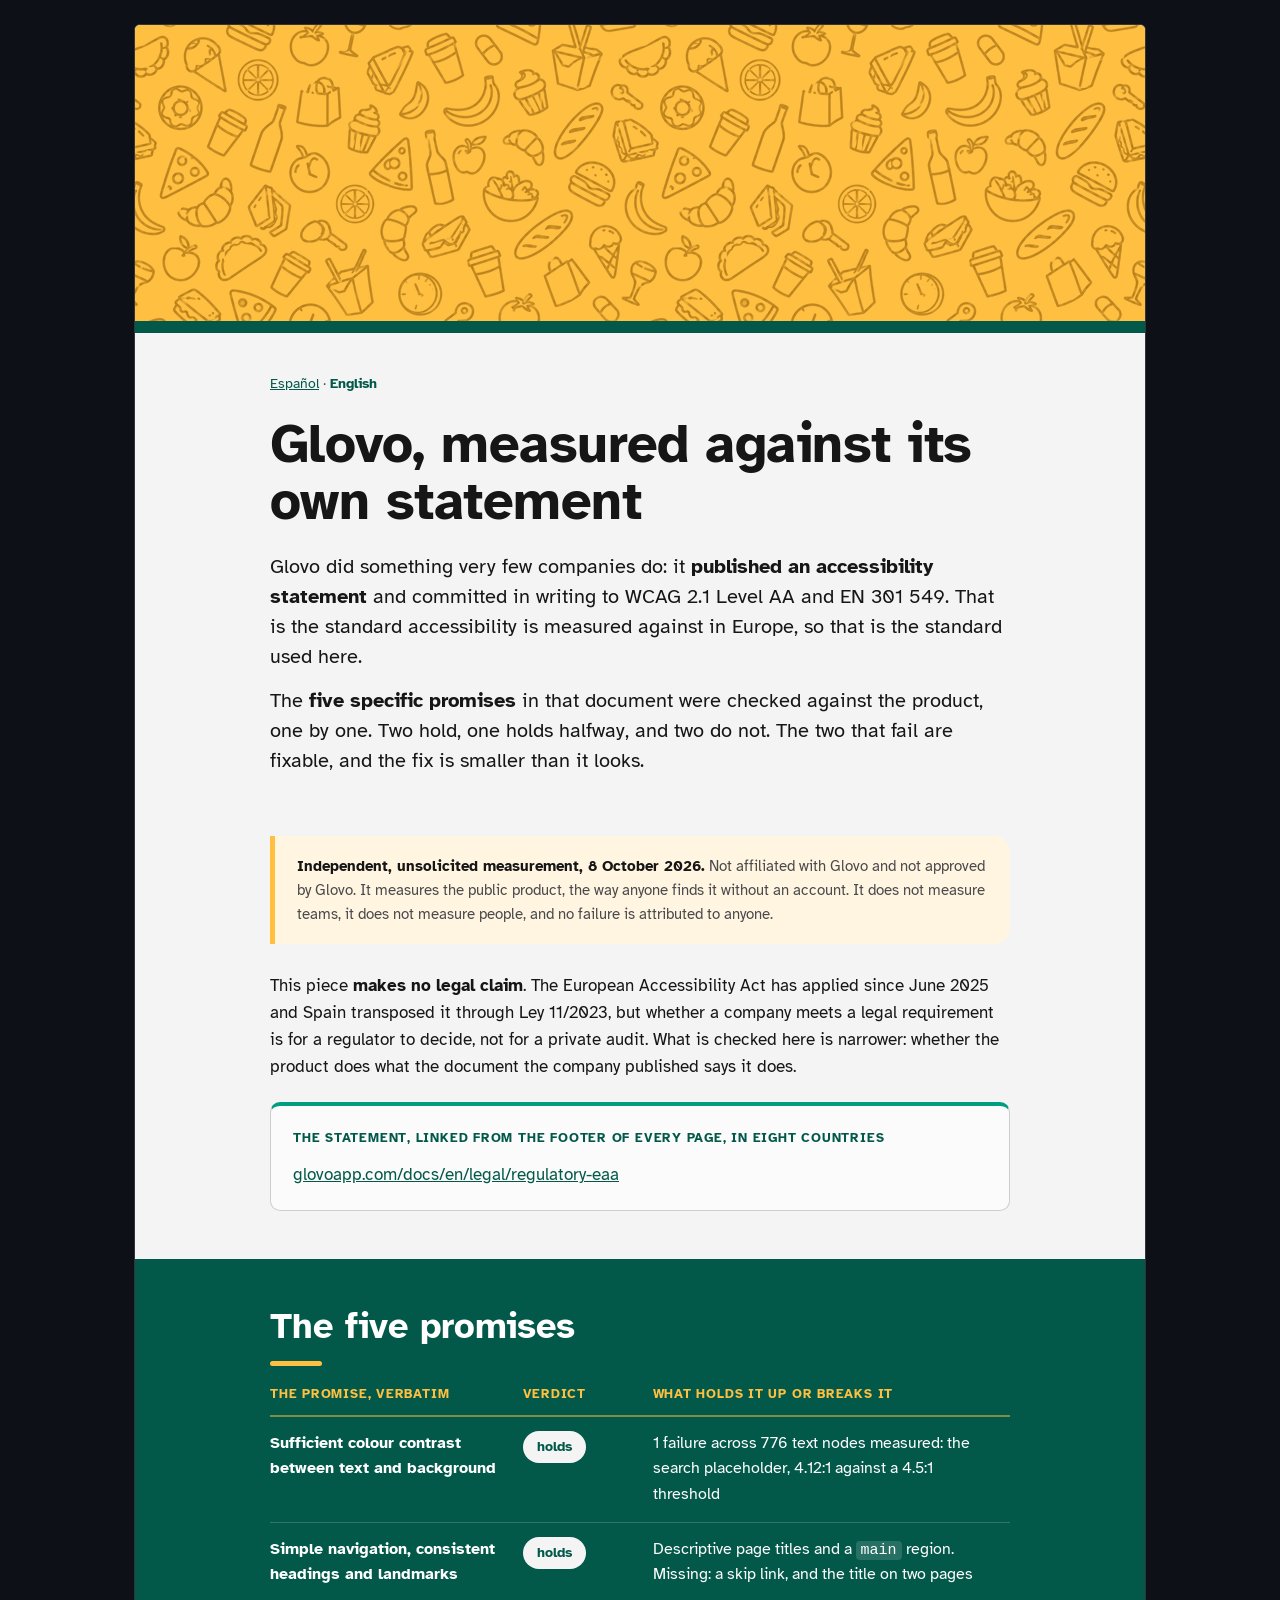
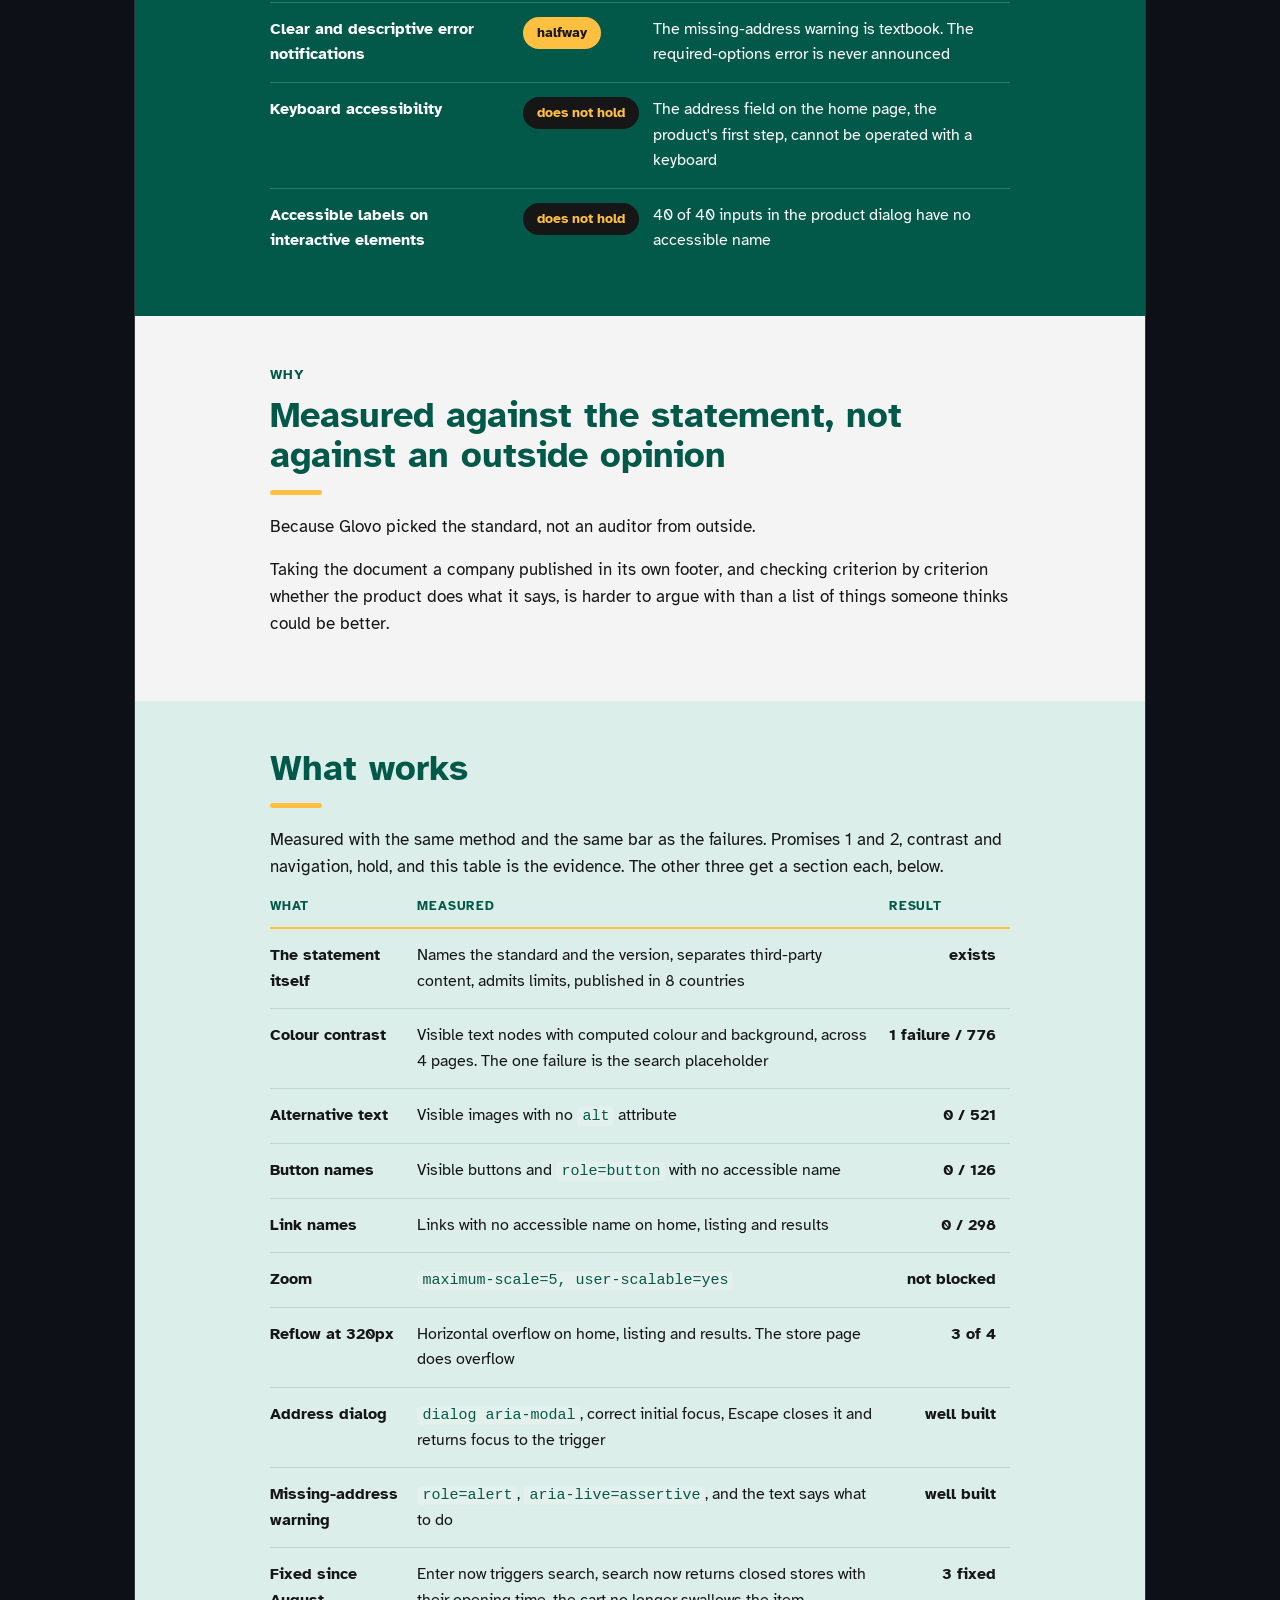
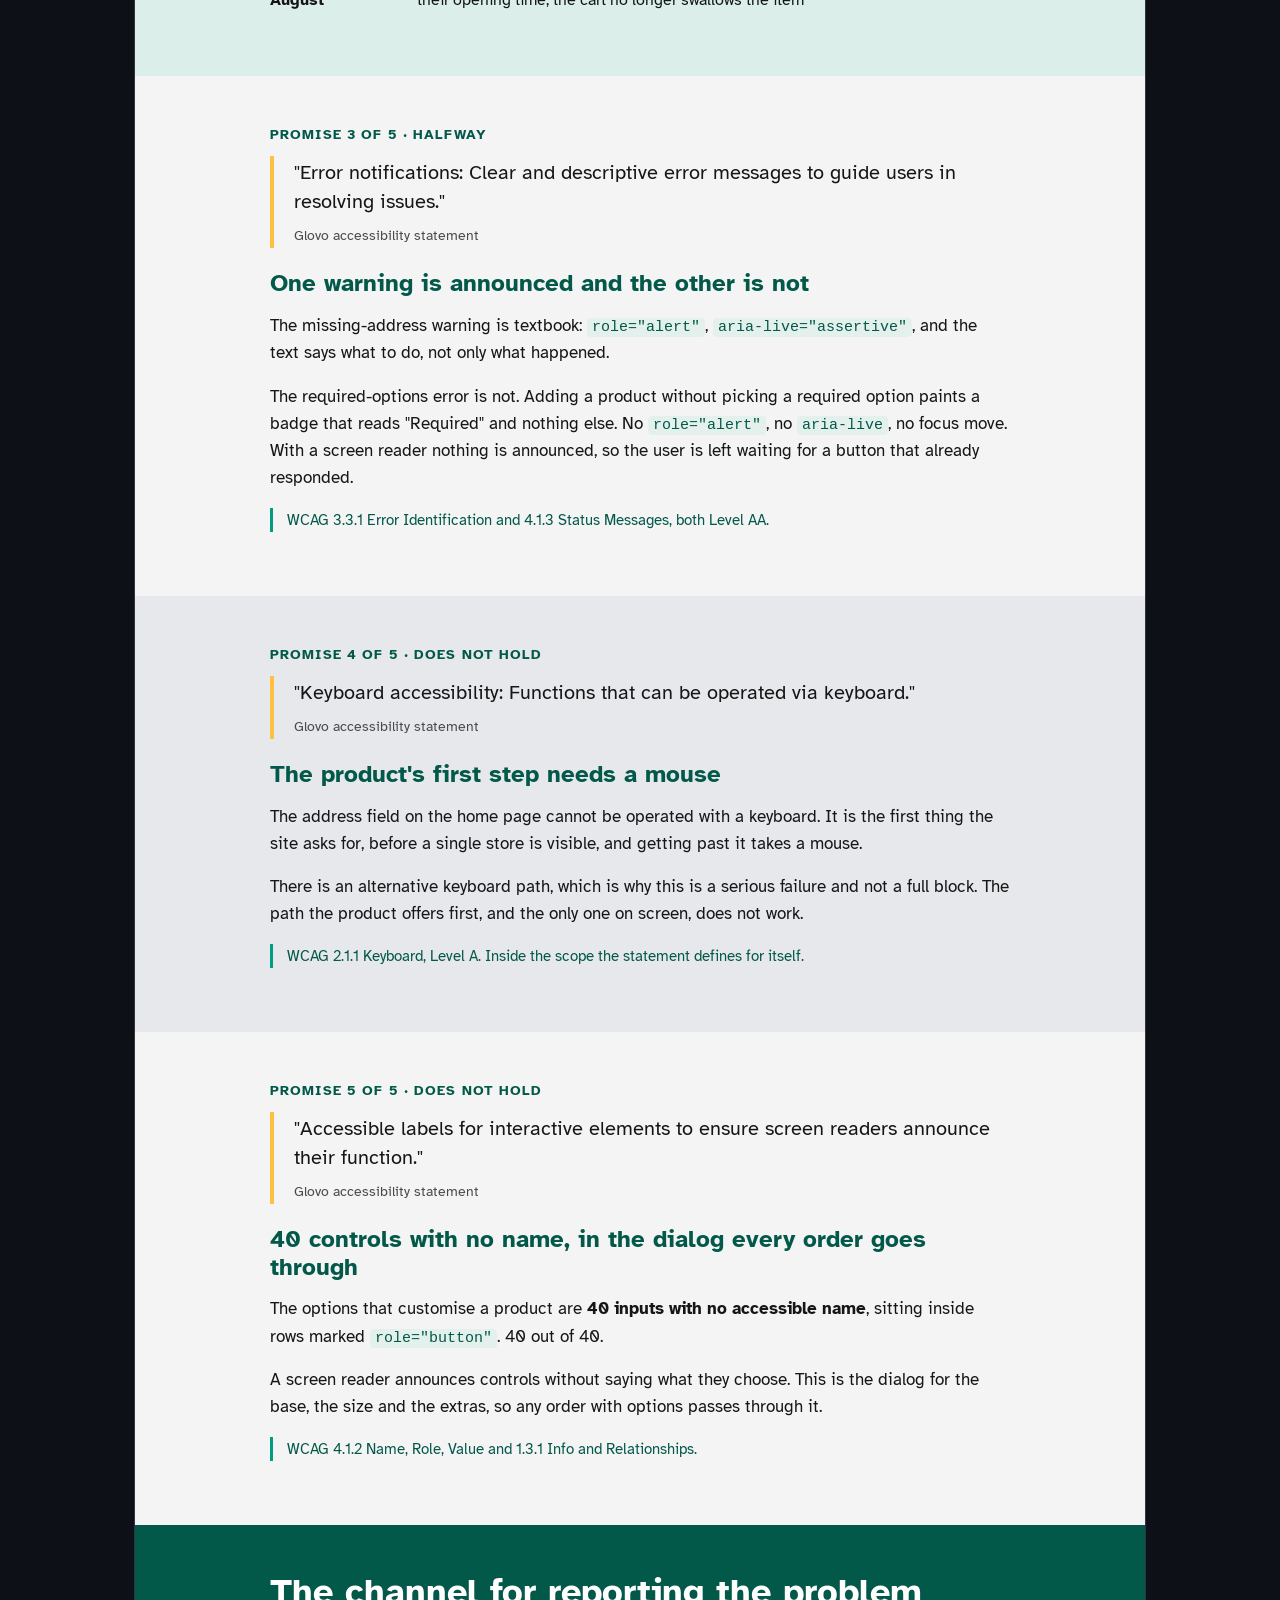
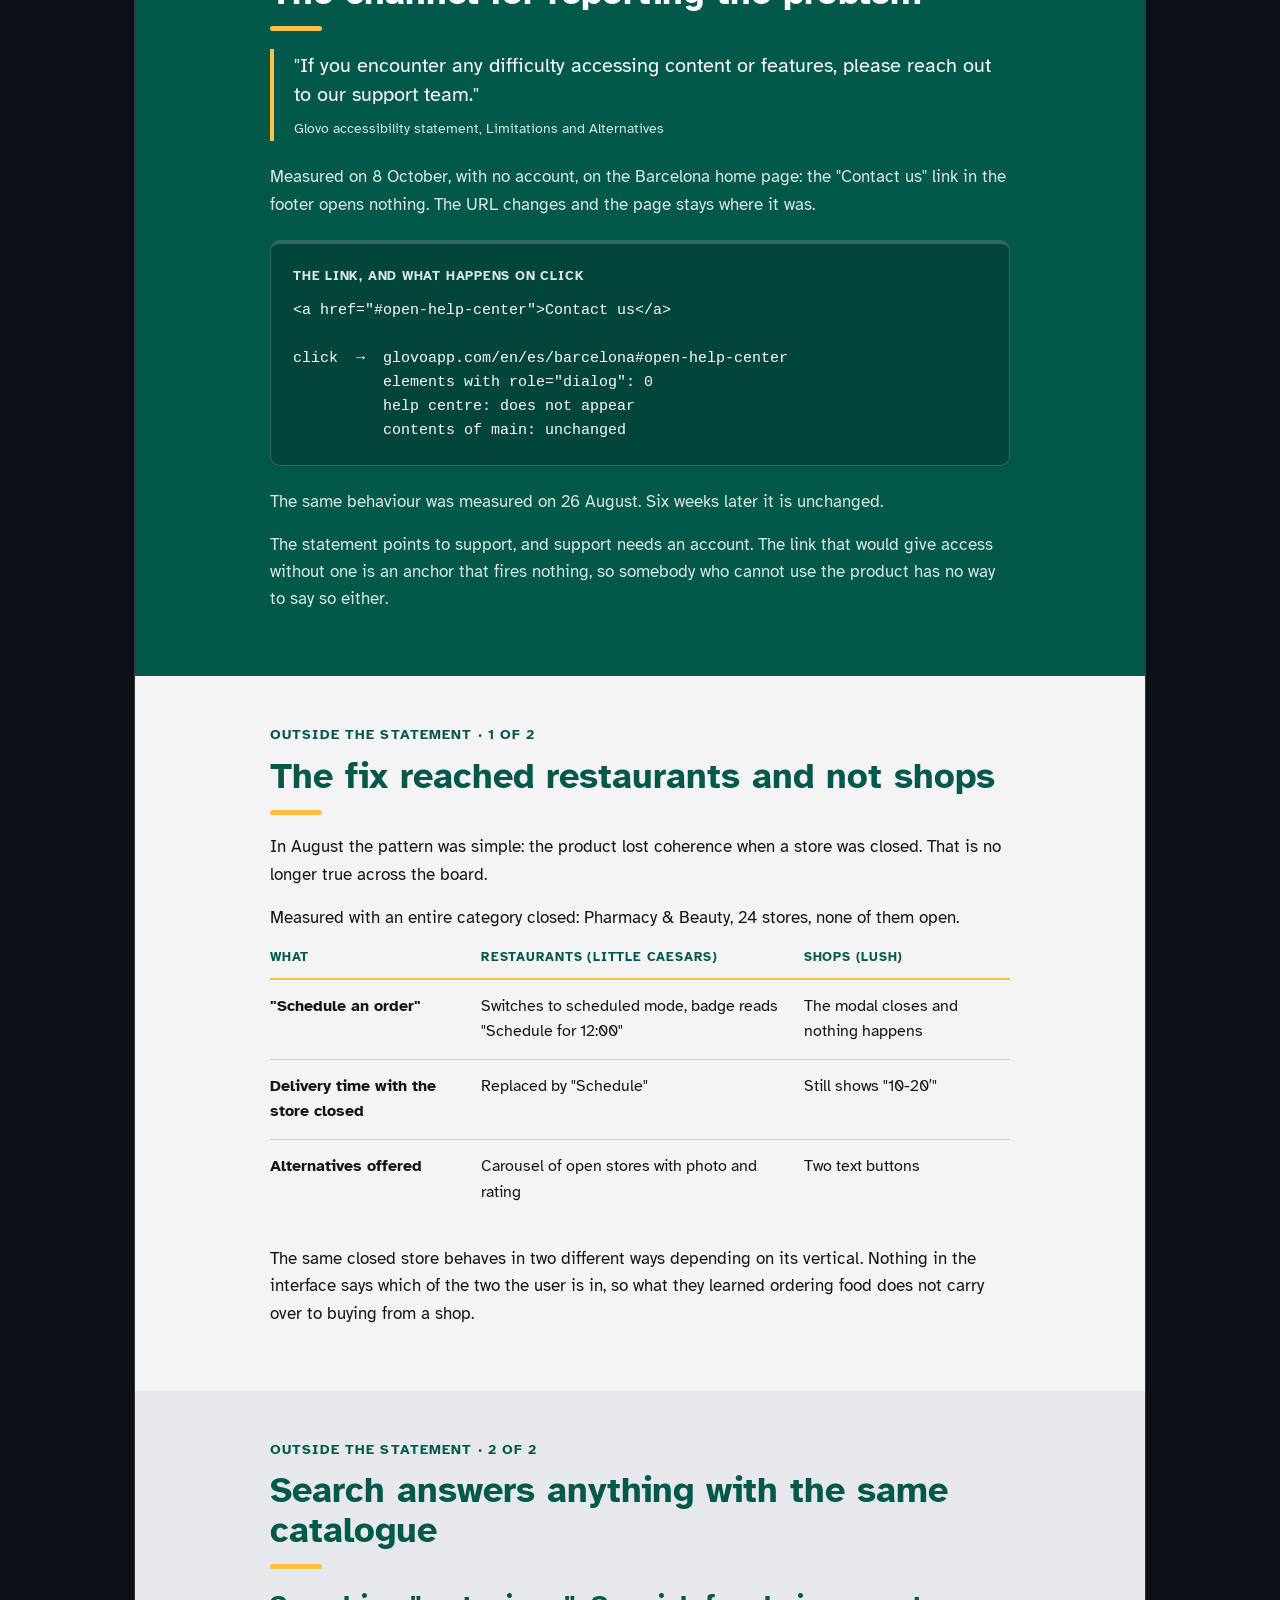
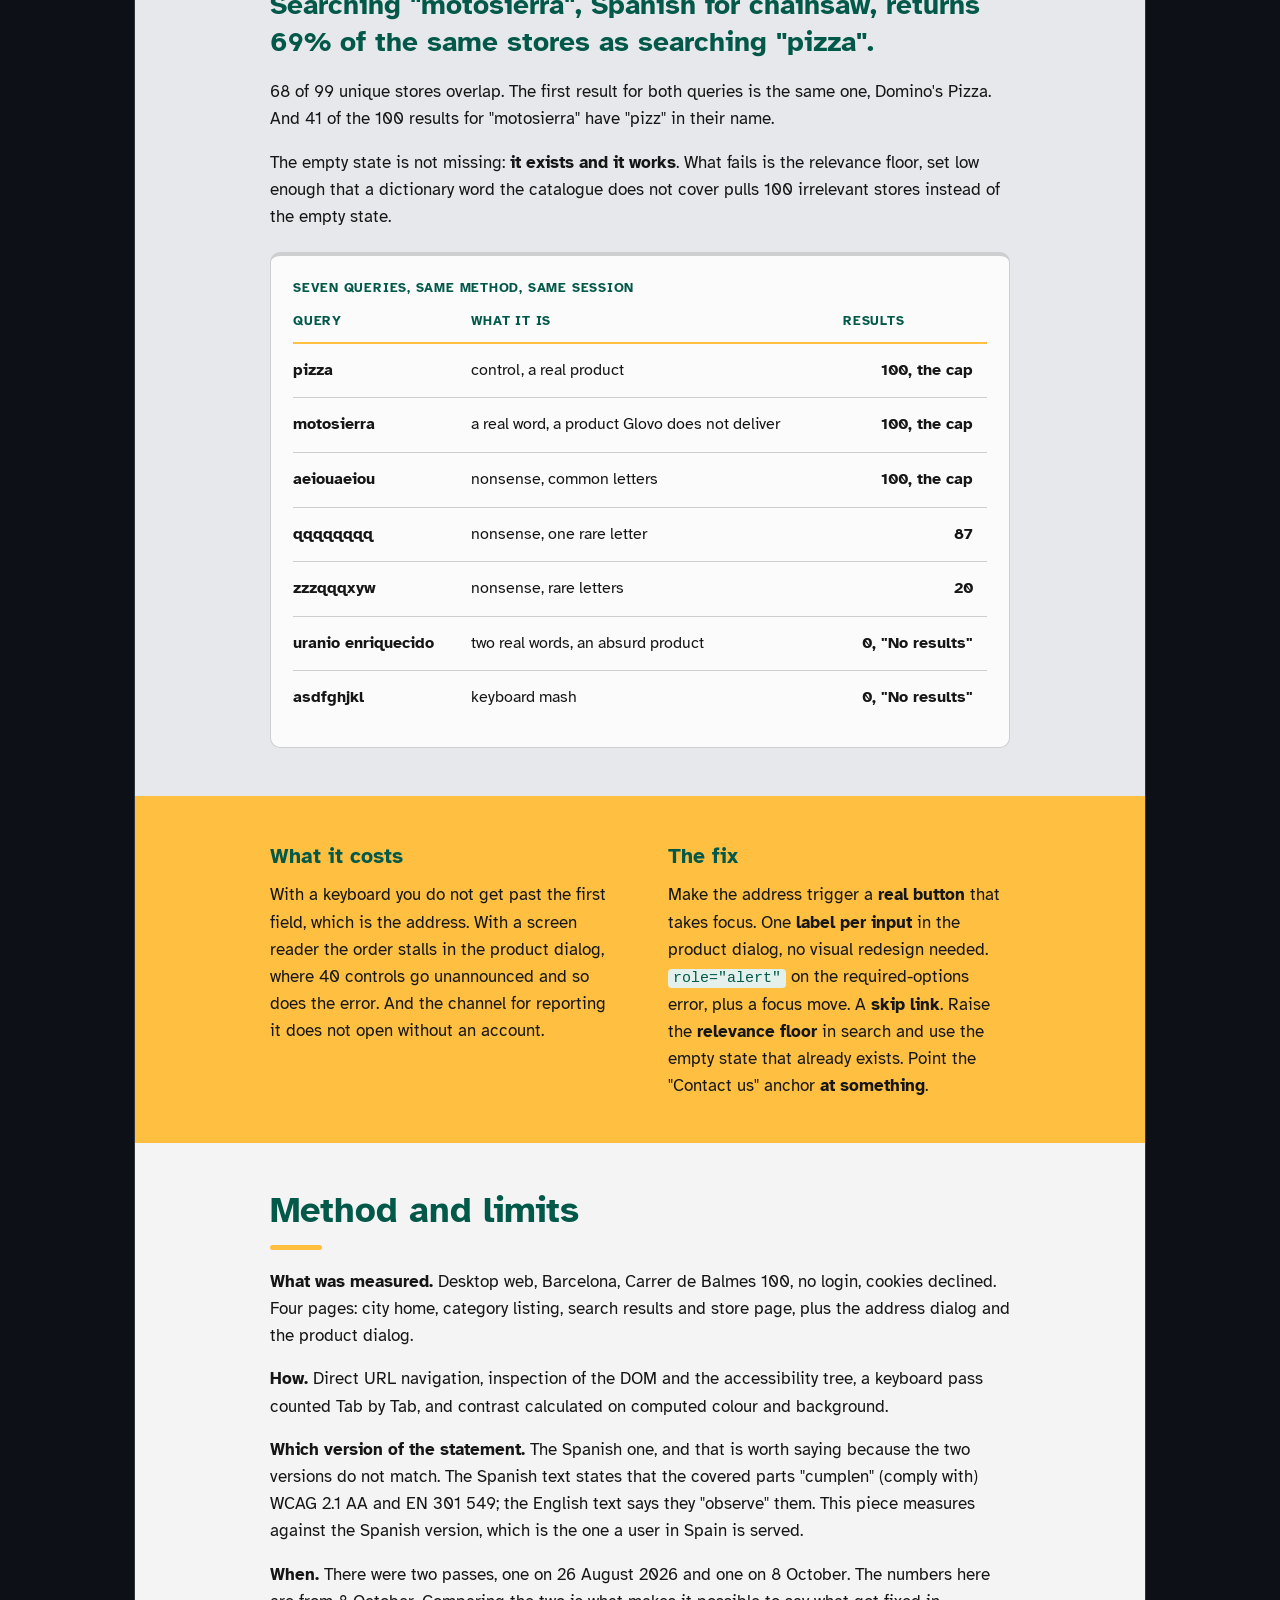
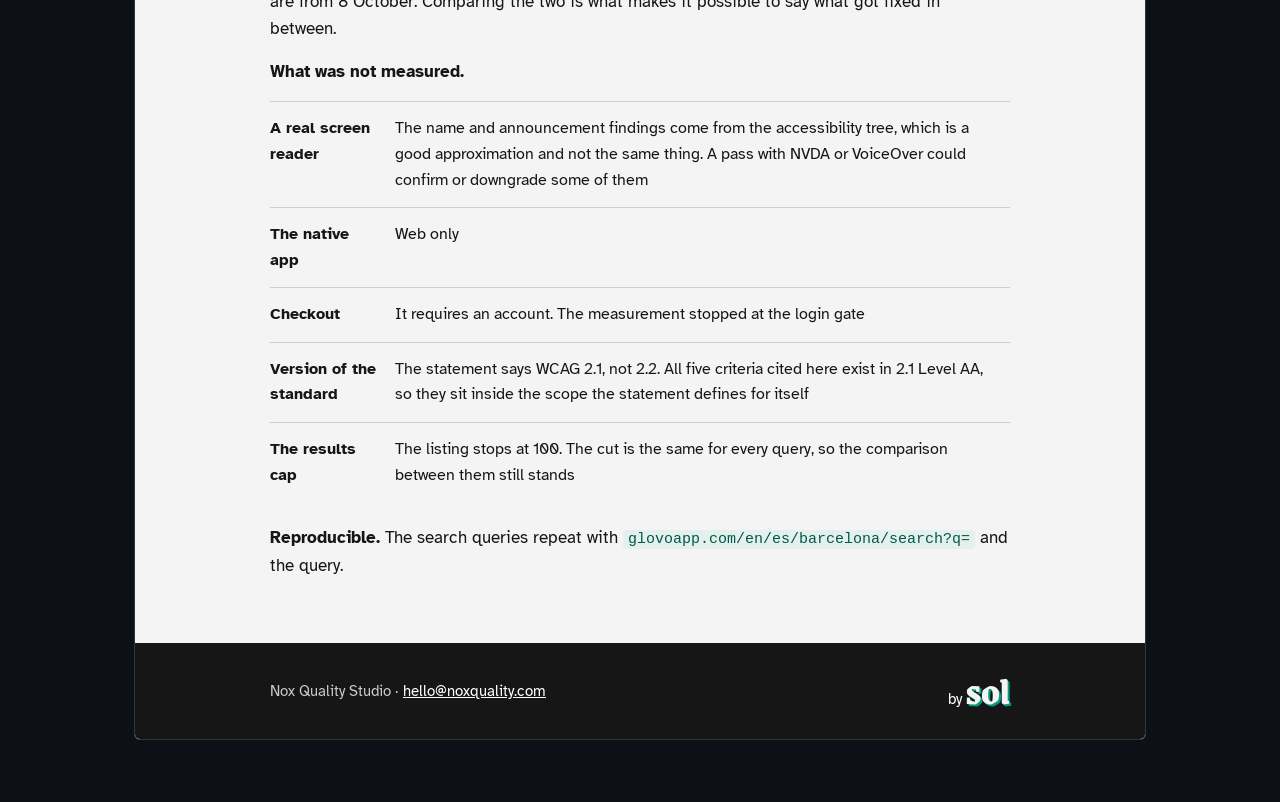
<file: index.html>
<!doctype html>
<html lang="en">
<head>
<meta charset="utf-8">
<meta name="viewport" content="width=device-width, initial-scale=1">
<title>Glovo, measured against its own accessibility statement · Nox Quality Studio</title>
<meta name="description" content="Independent accessibility measurement of Glovo's public product, checked against the company's own published accessibility statement.">
<link rel="canonical" href="https://noxquality.github.io/glovo-eaa-check/report.html">
<link rel="alternate" hreflang="en" href="https://noxquality.github.io/glovo-eaa-check/report.html">
<link rel="alternate" hreflang="es" href="https://noxquality.github.io/glovo-eaa-check/informe.html">
<link rel="alternate" hreflang="x-default" href="https://noxquality.github.io/glovo-eaa-check/report.html">
<link rel="preconnect" href="https://fonts.googleapis.com">
<link rel="preconnect" href="https://fonts.gstatic.com" crossorigin>
<link href="https://fonts.googleapis.com/css2?family=Atkinson+Hyperlegible:ital,wght@0,400;0,700;1,400&display=swap" rel="stylesheet">
<link href="https://fonts.googleapis.com/css2?family=Grenze+Gotisch:wght@900&display=swap" rel="stylesheet">
<link rel="stylesheet" href="estilo.css">
<style>
  .puerta .pag{padding-top:44px;padding-bottom:52px}
  .puerta h1{font-size:clamp(28px,4.2vw,42px);margin-bottom:28px}
  .puertas{display:grid;grid-template-columns:1fr 1fr;gap:20px;margin-top:8px}
  .puertas a{display:block;background:var(--verde);color:#fff;text-decoration:none;
             padding:22px 24px;border-radius:14px;border-bottom:5px solid #012e26}
  .puertas a:hover{background:#024a3d}
  .puertas b{display:block;font-size:21px;margin-bottom:4px}
  .puertas span{font-size:15px;color:var(--sobre-verde)}
  .aclara{margin-top:26px;font-size:15px;color:var(--tinta-suave)}
  @media (max-width:640px){ .puertas{grid-template-columns:1fr} }
</style>
</head>
<body>
<article class="hoja">

  <div class="membrete" aria-hidden="true"></div>

  <main class="puerta"><div class="pag">
    <h1>Glovo, measured against its own accessibility statement</h1>
    <p>An independent, unsolicited measurement of Glovo's public product, checked against the five promises written into the company's own accessibility statement. Pick a language.</p>
    <nav class="puertas">
      <a href="report.html" lang="en"><b>Read in English</b><span>Full report, 8 October 2026</span></a>
      <a href="informe.html" lang="es"><b>Leer en español</b><span>Informe completo, 8 de octubre de 2026</span></a>
    </nav>
    <p class="aclara" lang="es">Medición independiente y no solicitada. No está afiliada a Glovo ni aprobada por Glovo.</p>
  </div></main>

  <footer class="pie"><div class="pag">
    <span><a class="discreto" href="https://noxquality.com">Nox Quality Studio</a> · <a href="mailto:hello@noxquality.com">hello@noxquality.com</a></span>
    <span class="firma">
      <a class="by firma-link" href="https://github.com/missyeahhh">by<span class="sol">sol</span></a>
    </span>
  </div></footer>

</article>
<script>
/* Lleva al idioma del navegador. Si no hay JS, la página de arriba ya sirve:
   los dos links están visibles y no depende de esto.
   replace() en vez de href para no romper el botón de atrás. */
(function () {
  try {
    var idiomas = navigator.languages || [navigator.language || ''];
    /* Se respeta el ORDEN de preferencia: gana el primero que sea es o en.
       Con ["en-GB","en-ES","es-AR"] el idioma preferido es inglés, aunque
       haya español más abajo en la lista. */
    for (var i = 0; i < idiomas.length; i++) {
      var l = (idiomas[i] || '').toLowerCase();
      if (l.indexOf('es') === 0) { location.replace('informe.html'); return; }
      if (l.indexOf('en') === 0) { location.replace('report.html'); return; }
    }
    location.replace('report.html');
  } catch (e) { /* se queda en esta página, que funciona igual */ }
})();
</script>
</body>
</html>
</file>
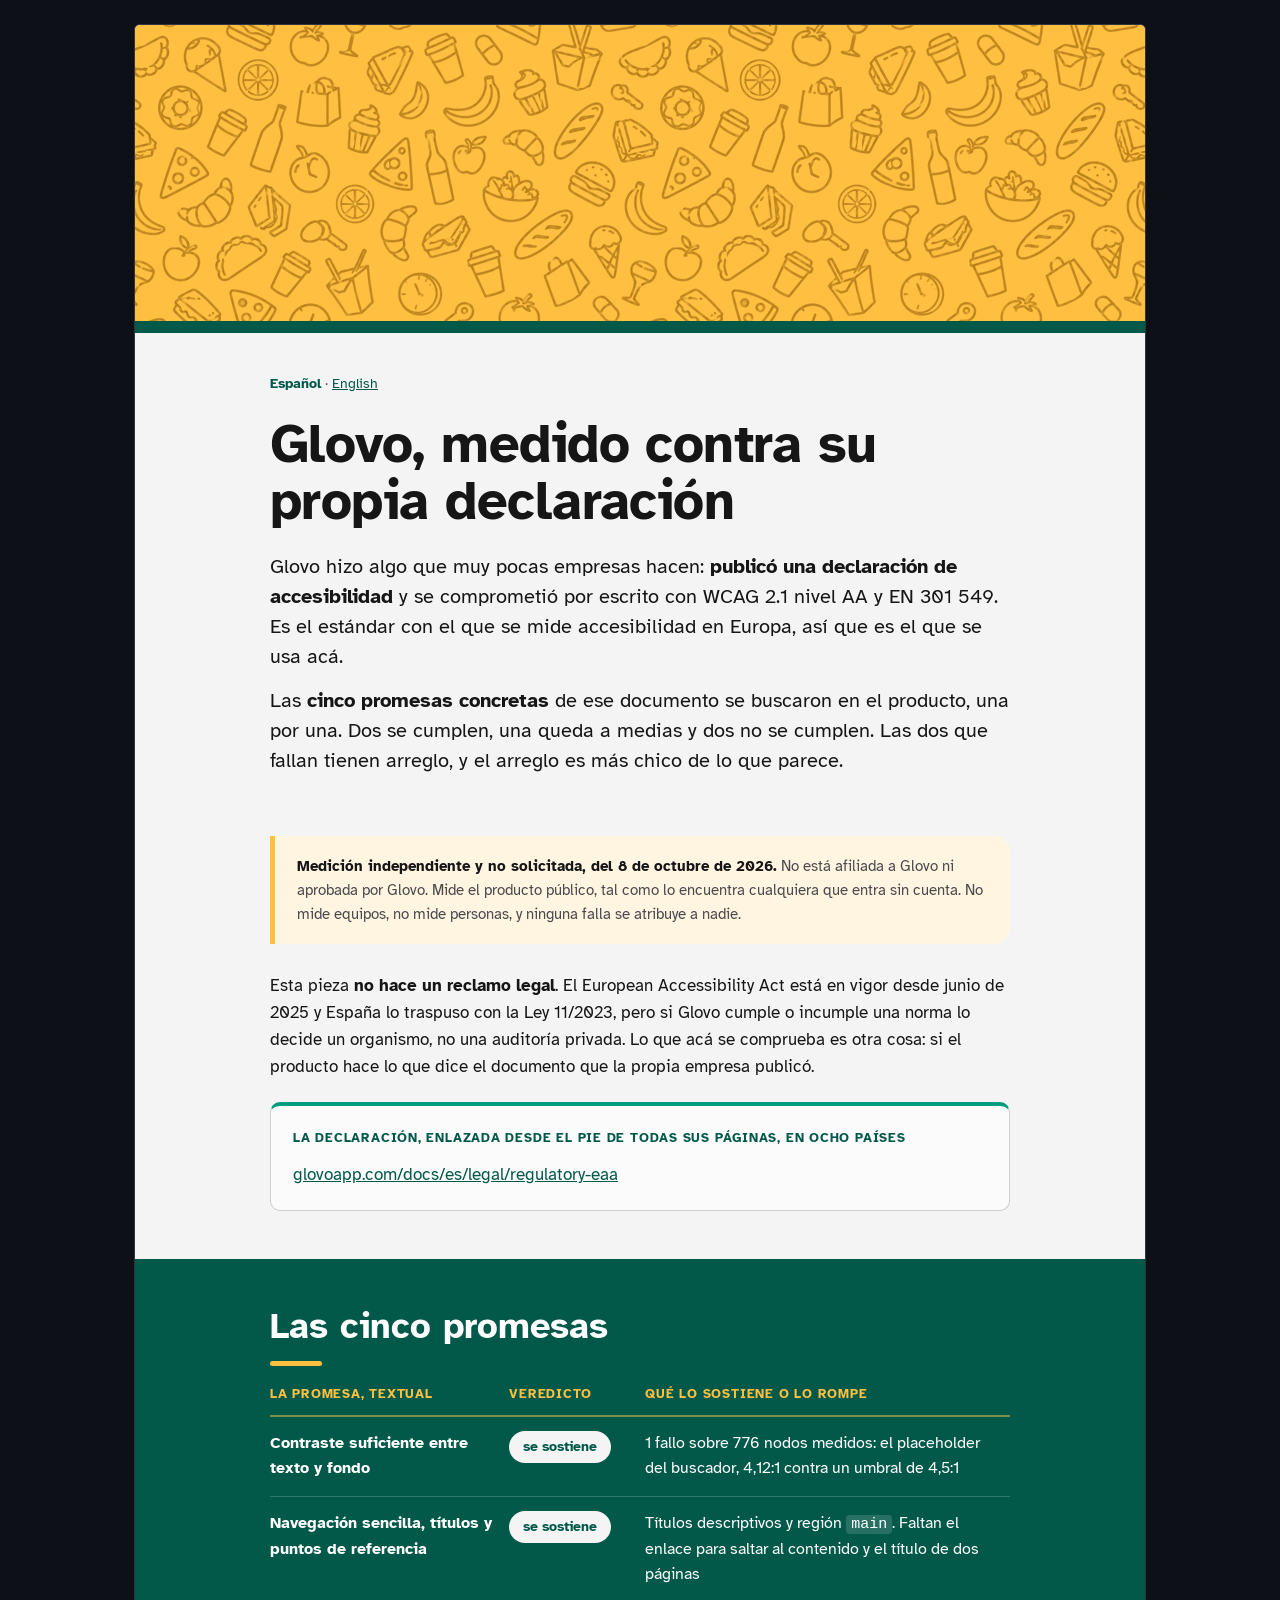
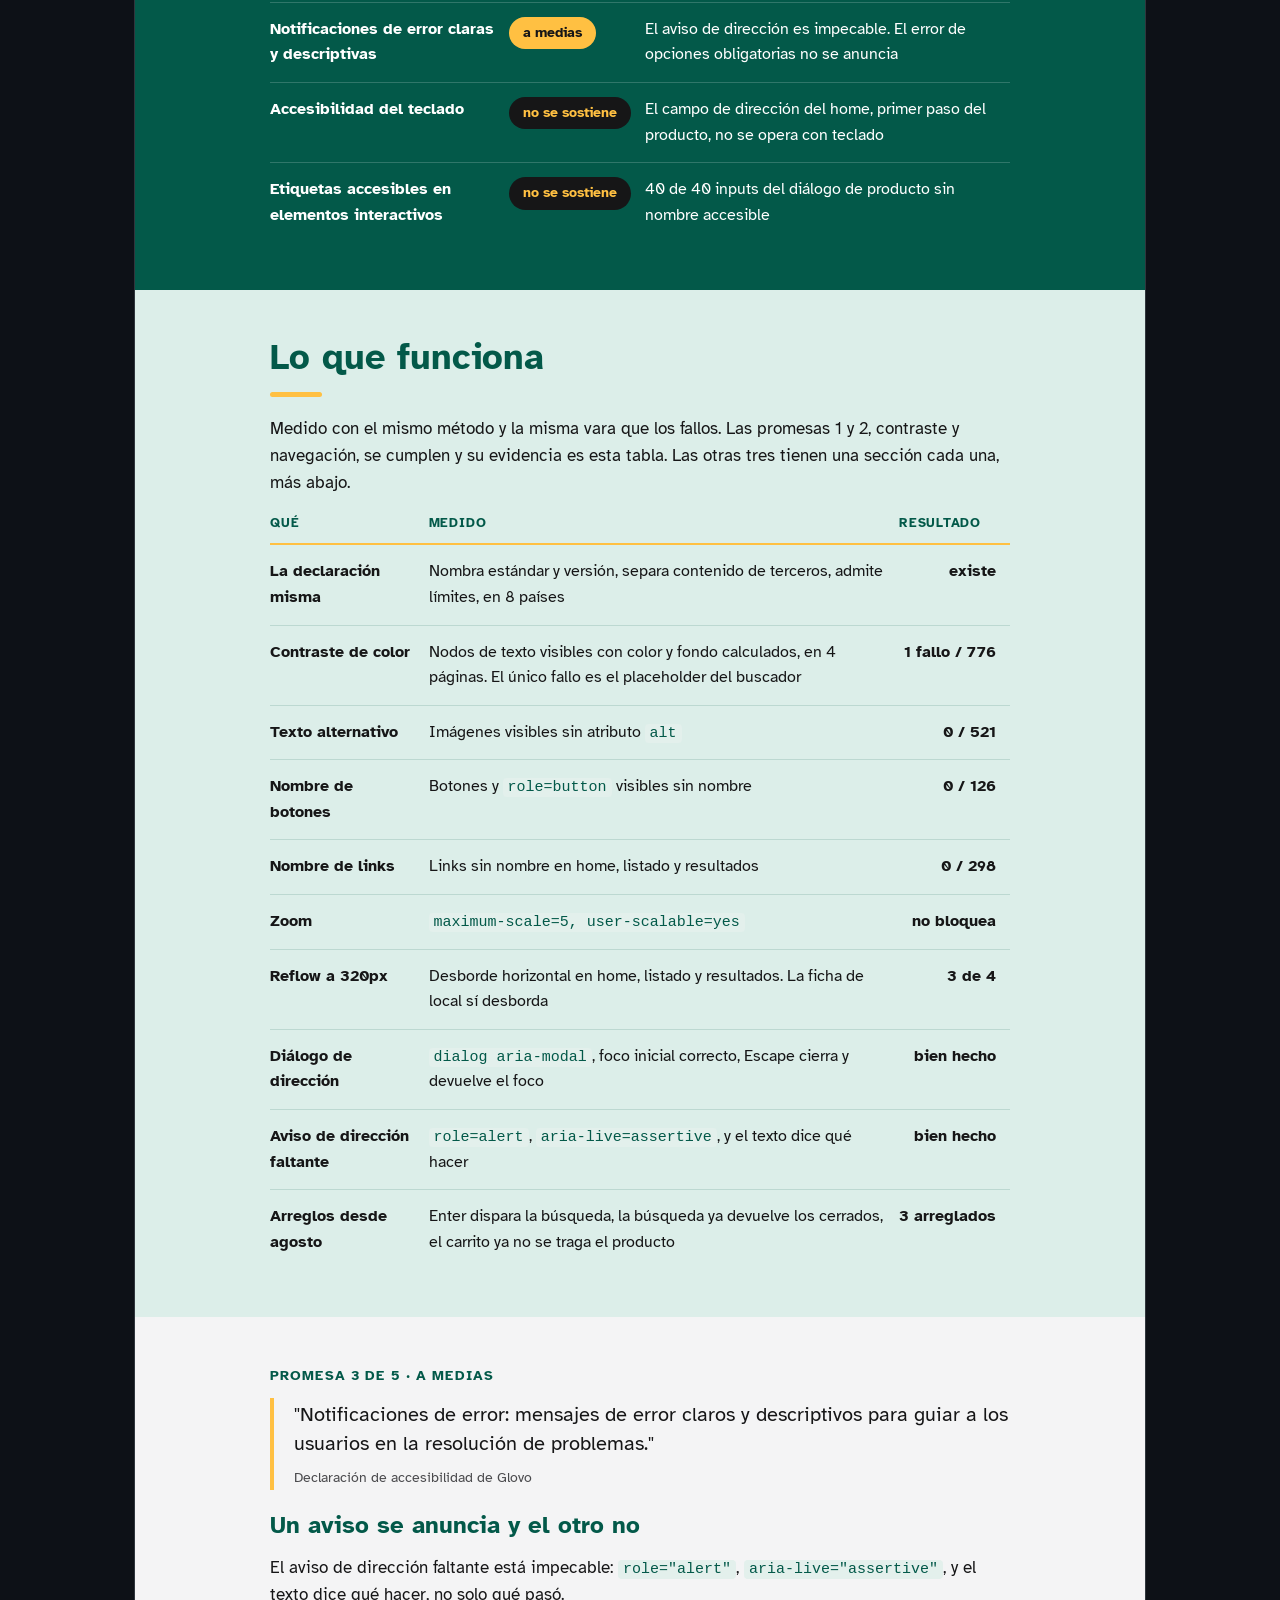
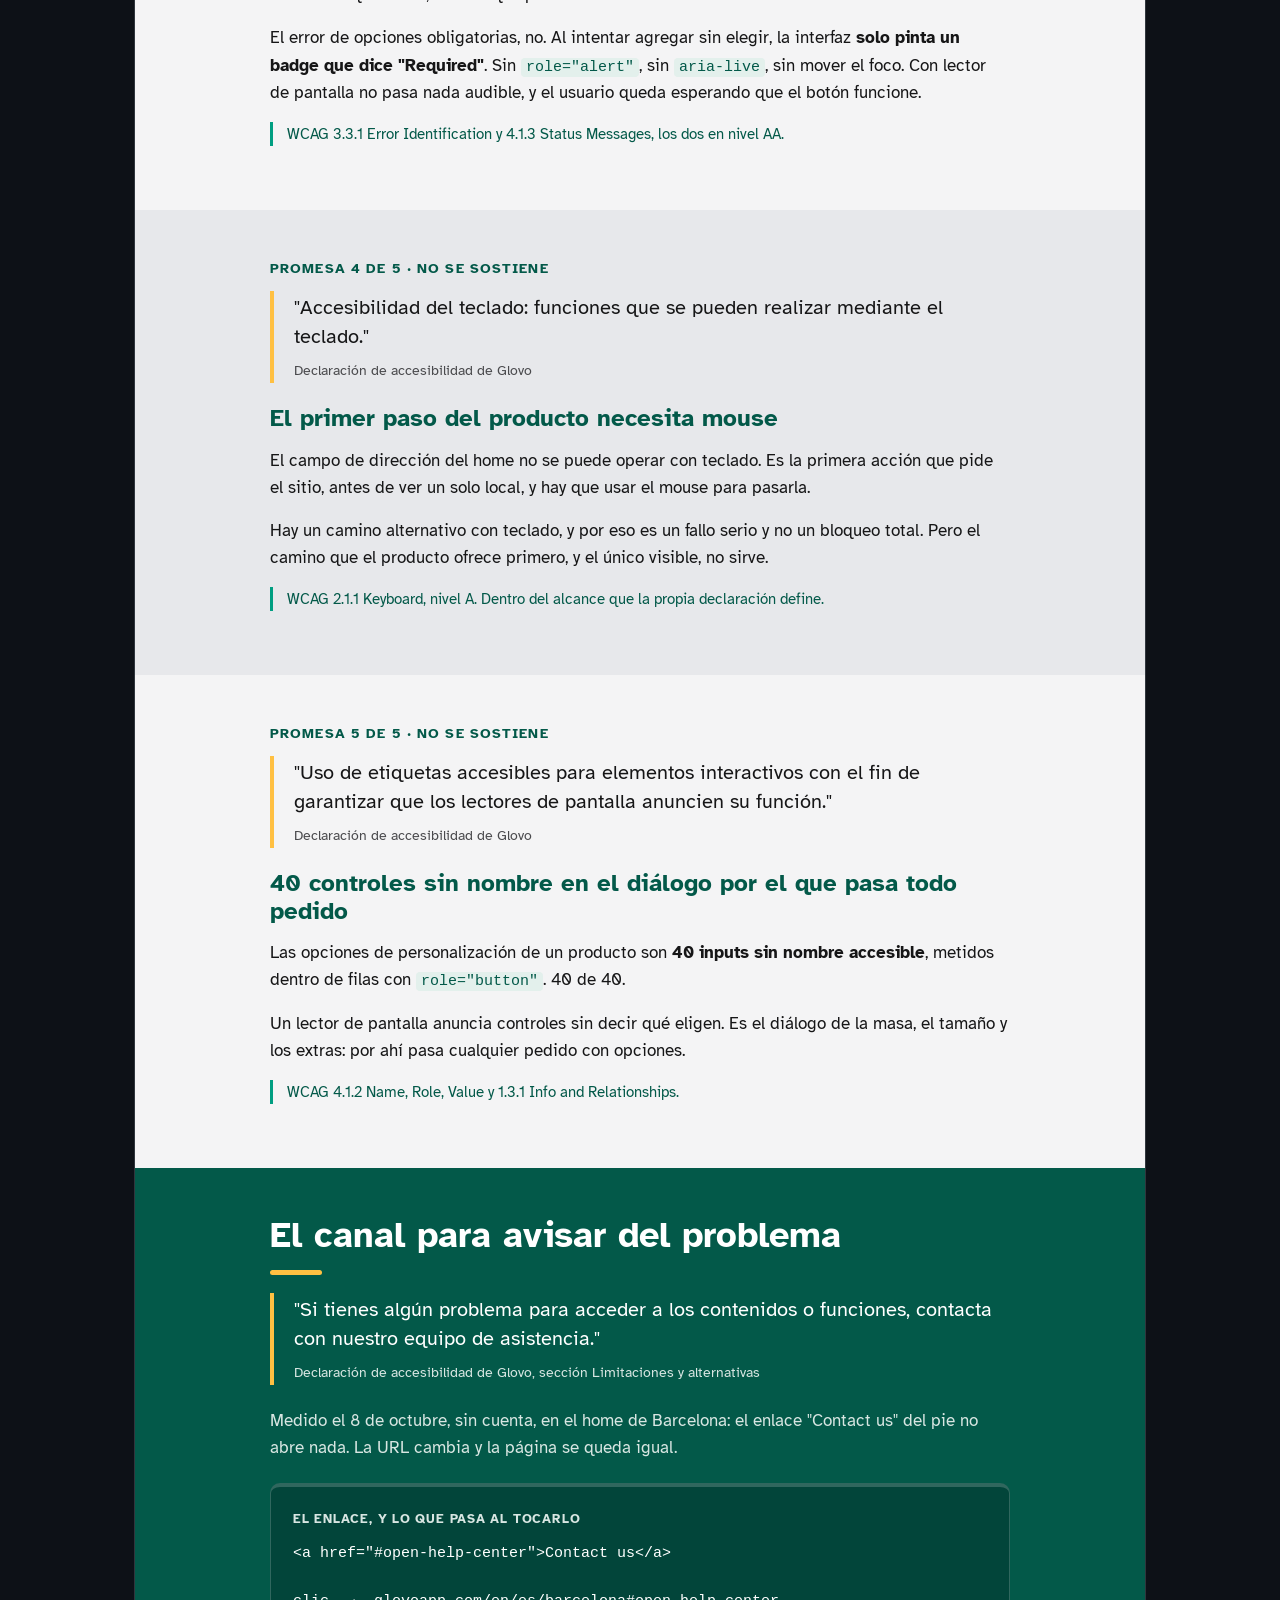
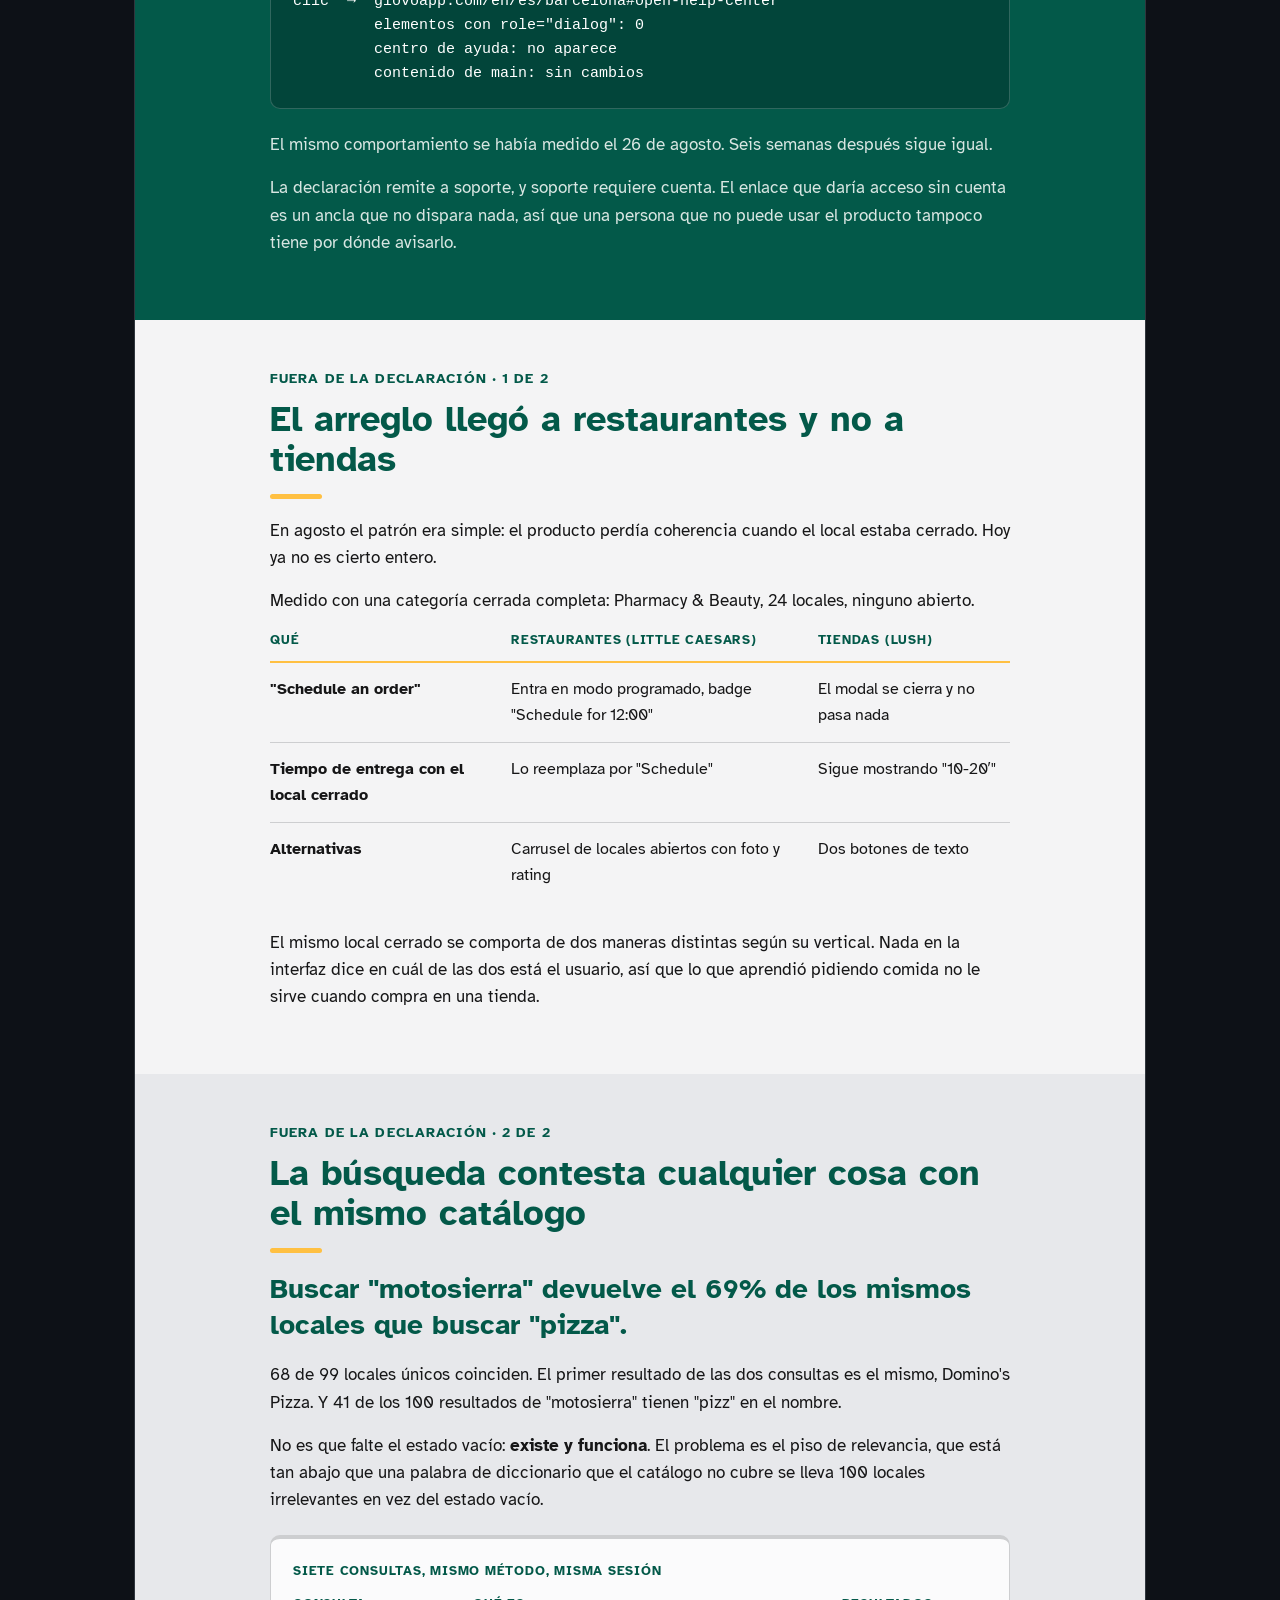
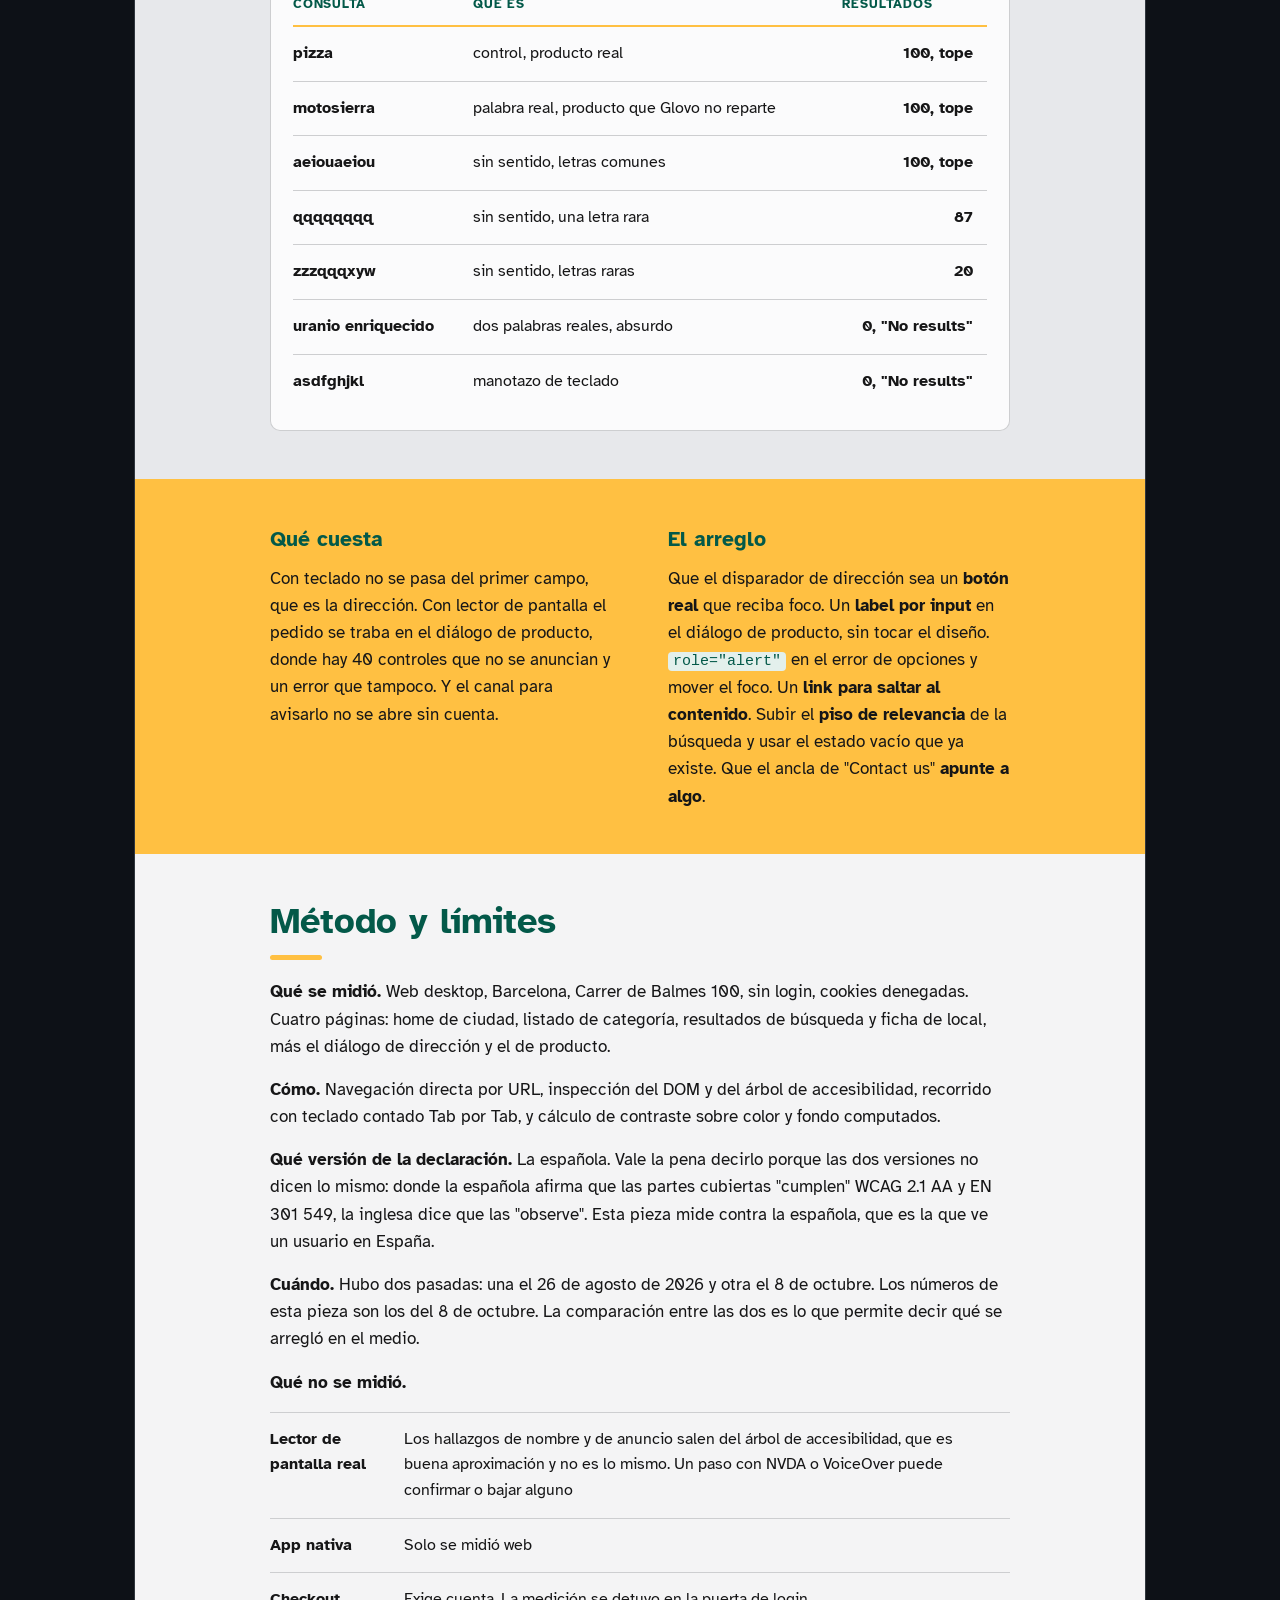
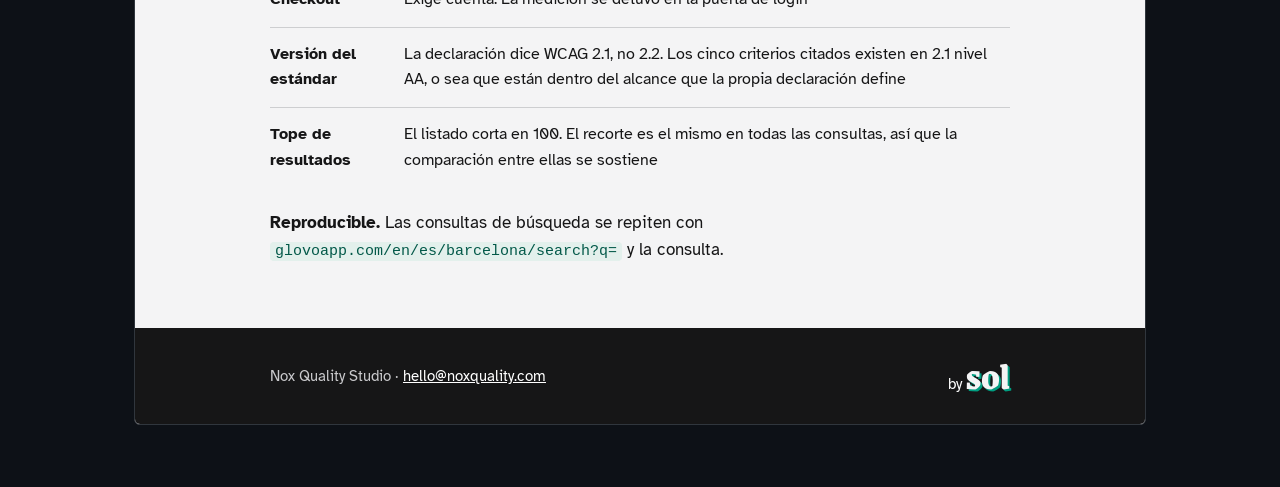
<file: informe.html>
<!doctype html>
<html lang="es">
<head>
<meta charset="utf-8">
<meta name="viewport" content="width=device-width, initial-scale=1">
<title>Glovo medido contra su propia declaración de accesibilidad · Nox Quality Studio</title>
<link rel="preconnect" href="https://fonts.googleapis.com">
<link rel="preconnect" href="https://fonts.gstatic.com" crossorigin>
<link href="https://fonts.googleapis.com/css2?family=Atkinson+Hyperlegible:ital,wght@0,400;0,700;1,400&display=swap" rel="stylesheet">
<link href="https://fonts.googleapis.com/css2?family=Grenze+Gotisch:wght@900&display=swap" rel="stylesheet">
<link rel="stylesheet" href="estilo.css">
</head>
<body>
<article class="hoja">

  <div class="membrete" aria-hidden="true"></div>

  <header><div class="pag portada">
      <p class="idioma"><strong>Español</strong> · <a href="report.html">English</a></p>
      <h1>Glovo, medido contra su propia declaración</h1>
      <p class="bajada">Glovo hizo algo que muy pocas empresas hacen: <strong>publicó una declaración de accesibilidad</strong> y se comprometió por escrito con WCAG 2.1 nivel AA y EN 301 549. Es el estándar con el que se mide accesibilidad en Europa, así que es el que se usa acá.</p>
      <p class="bajada" style="margin-top:14px">Las <strong>cinco promesas concretas</strong> de ese documento se buscaron en el producto, una por una. Dos se cumplen, una queda a medias y dos no se cumplen. Las dos que fallan tienen arreglo, y el arreglo es más chico de lo que parece.</p>
  </div></header>

  <section><div class="pag">
    <p class="aviso"><strong>Medición independiente y no solicitada, del 8 de octubre de 2026.</strong> No está afiliada a Glovo ni aprobada por Glovo. Mide el producto público, tal como lo encuentra cualquiera que entra sin cuenta. No mide equipos, no mide personas, y ninguna falla se atribuye a nadie.</p>
    <p style="margin-top:28px">Esta pieza <strong>no hace un reclamo legal</strong>. El European Accessibility Act está en vigor desde junio de 2025 y España lo traspuso con la Ley 11/2023, pero si Glovo cumple o incumple una norma lo decide un organismo, no una auditoría privada. Lo que acá se comprueba es otra cosa: si el producto hace lo que dice el documento que la propia empresa publicó.</p>
    <div class="evidencia">
      <p class="rotulo">La declaración, enlazada desde el pie de todas sus páginas, en ocho países</p>
      <p><a href="https://glovoapp.com/docs/es/legal/regulatory-eaa/?country=es">glovoapp.com/docs/es/legal/regulatory-eaa</a></p>
    </div>
  </div></section>

  <section class="verde"><div class="pag">
    <h2>Las cinco promesas</h2>
    <table>
      <thead><tr><th>La promesa, textual</th><th>Veredicto</th><th>Qué lo sostiene o lo rompe</th></tr></thead>
      <tbody>
        <tr><td>Contraste suficiente entre texto y fondo</td><td><span class="v v-si">se sostiene</span></td><td>1 fallo sobre 776 nodos medidos: el placeholder del buscador, 4,12:1 contra un umbral de 4,5:1</td></tr>
        <tr><td>Navegación sencilla, títulos y puntos de referencia</td><td><span class="v v-si">se sostiene</span></td><td>Títulos descriptivos y región <code>main</code>. Faltan el enlace para saltar al contenido y el título de dos páginas</td></tr>
        <tr><td>Notificaciones de error claras y descriptivas</td><td><span class="v v-medio">a medias</span></td><td>El aviso de dirección es impecable. El error de opciones obligatorias no se anuncia</td></tr>
        <tr><td>Accesibilidad del teclado</td><td><span class="v v-no">no se sostiene</span></td><td>El campo de dirección del home, primer paso del producto, no se opera con teclado</td></tr>
        <tr><td>Etiquetas accesibles en elementos interactivos</td><td><span class="v v-no">no se sostiene</span></td><td>40 de 40 inputs del diálogo de producto sin nombre accesible</td></tr>
      </tbody>
    </table>
  </div></section>

  <section class="menta"><div class="pag">
    <h2>Lo que funciona</h2>
    <p>Medido con el mismo método y la misma vara que los fallos. Las promesas 1 y 2, contraste y navegación, se cumplen y su evidencia es esta tabla. Las otras tres tienen una sección cada una, más abajo.</p>
    <table>
      <thead><tr><th>Qué</th><th>Medido</th><th>Resultado</th></tr></thead>
      <tbody>
        <tr><td>La declaración misma</td><td>Nombra estándar y versión, separa contenido de terceros, admite límites, en 8 países</td><td class="num">existe</td></tr>
        <tr><td>Contraste de color</td><td>Nodos de texto visibles con color y fondo calculados, en 4 páginas. El único fallo es el placeholder del buscador</td><td class="num">1 fallo / 776</td></tr>
        <tr><td>Texto alternativo</td><td>Imágenes visibles sin atributo <code>alt</code></td><td class="num">0 / 521</td></tr>
        <tr><td>Nombre de botones</td><td>Botones y <code>role=button</code> visibles sin nombre</td><td class="num">0 / 126</td></tr>
        <tr><td>Nombre de links</td><td>Links sin nombre en home, listado y resultados</td><td class="num">0 / 298</td></tr>
        <tr><td>Zoom</td><td><code>maximum-scale=5, user-scalable=yes</code></td><td class="num">no bloquea</td></tr>
        <tr><td>Reflow a 320px</td><td>Desborde horizontal en home, listado y resultados. La ficha de local sí desborda</td><td class="num">3 de 4</td></tr>
        <tr><td>Diálogo de dirección</td><td><code>dialog aria-modal</code>, foco inicial correcto, Escape cierra y devuelve el foco</td><td class="num">bien hecho</td></tr>
        <tr><td>Aviso de dirección faltante</td><td><code>role=alert</code>, <code>aria-live=assertive</code>, y el texto dice qué hacer</td><td class="num">bien hecho</td></tr>
        <tr><td>Arreglos desde agosto</td><td>Enter dispara la búsqueda, la búsqueda ya devuelve los cerrados, el carrito ya no se traga el producto</td><td class="num">3 arreglados</td></tr>
      </tbody>
    </table>
  </div></section>

  <section><div class="pag">
    <p class="tipo">Promesa 3 de 5 · a medias</p>
    <blockquote class="cita">"Notificaciones de error: mensajes de error claros y descriptivos para guiar a los usuarios en la resolución de problemas."<cite>Declaración de accesibilidad de Glovo</cite></blockquote>
    <h3>Un aviso se anuncia y el otro no</h3>
    <p>El aviso de dirección faltante está impecable: <code>role="alert"</code>, <code>aria-live="assertive"</code>, y el texto dice qué hacer, no solo qué pasó.</p>
    <p>El error de opciones obligatorias, no. Al intentar agregar sin elegir, la interfaz <strong>solo pinta un badge que dice "Required"</strong>. Sin <code>role="alert"</code>, sin <code>aria-live</code>, sin mover el foco. Con lector de pantalla no pasa nada audible, y el usuario queda esperando que el botón funcione.</p>
    <p class="criterios">WCAG 3.3.1 Error Identification y 4.1.3 Status Messages, los dos en nivel AA.</p>
  </div></section>

  <section class="gris"><div class="pag">
    <p class="tipo">Promesa 4 de 5 · no se sostiene</p>
    <blockquote class="cita">"Accesibilidad del teclado: funciones que se pueden realizar mediante el teclado."<cite>Declaración de accesibilidad de Glovo</cite></blockquote>
    <h3>El primer paso del producto necesita mouse</h3>
    <p>El campo de dirección del home no se puede operar con teclado. Es la primera acción que pide el sitio, antes de ver un solo local, y hay que usar el mouse para pasarla.</p>
    <p>Hay un camino alternativo con teclado, y por eso es un fallo serio y no un bloqueo total. Pero el camino que el producto ofrece primero, y el único visible, no sirve.</p>
    <p class="criterios">WCAG 2.1.1 Keyboard, nivel A. Dentro del alcance que la propia declaración define.</p>
  </div></section>

  <section><div class="pag">
    <p class="tipo">Promesa 5 de 5 · no se sostiene</p>
    <blockquote class="cita">"Uso de etiquetas accesibles para elementos interactivos con el fin de garantizar que los lectores de pantalla anuncien su función."<cite>Declaración de accesibilidad de Glovo</cite></blockquote>
    <h3>40 controles sin nombre en el diálogo por el que pasa todo pedido</h3>
    <p>Las opciones de personalización de un producto son <strong>40 inputs sin nombre accesible</strong>, metidos dentro de filas con <code>role="button"</code>. 40 de 40.</p>
    <p>Un lector de pantalla anuncia controles sin decir qué eligen. Es el diálogo de la masa, el tamaño y los extras: por ahí pasa cualquier pedido con opciones.</p>
    <p class="criterios">WCAG 4.1.2 Name, Role, Value y 1.3.1 Info and Relationships.</p>
  </div></section>

  <section class="verde"><div class="pag">
    <h2>El canal para avisar del problema</h2>
    <blockquote class="cita">"Si tienes algún problema para acceder a los contenidos o funciones, contacta con nuestro equipo de asistencia."<cite>Declaración de accesibilidad de Glovo, sección Limitaciones y alternativas</cite></blockquote>
    <p>Medido el 8 de octubre, sin cuenta, en el home de Barcelona: el enlace "Contact us" del pie no abre nada. La URL cambia y la página se queda igual.</p>
    <div class="evidencia">
      <p class="rotulo">El enlace, y lo que pasa al tocarlo</p>
<pre>&lt;a href="#open-help-center"&gt;Contact us&lt;/a&gt;

clic  →  glovoapp.com/en/es/barcelona#open-help-center
         elementos con role="dialog": 0
         centro de ayuda: no aparece
         contenido de main: sin cambios</pre>
    </div>
    <p style="margin-top:22px">El mismo comportamiento se había medido el 26 de agosto. Seis semanas después sigue igual.</p>
    <p>La declaración remite a soporte, y soporte requiere cuenta. El enlace que daría acceso sin cuenta es un ancla que no dispara nada, así que una persona que no puede usar el producto tampoco tiene por dónde avisarlo.</p>
  </div></section>

  <section><div class="pag">
    <p class="tipo">Fuera de la declaración · 1 de 2</p>
    <h2>El arreglo llegó a restaurantes y no a tiendas</h2>
    <p>En agosto el patrón era simple: el producto perdía coherencia cuando el local estaba cerrado. Hoy ya no es cierto entero.</p>
    <p>Medido con una categoría cerrada completa: Pharmacy &amp; Beauty, 24 locales, ninguno abierto.</p>
    <table>
      <thead><tr><th>Qué</th><th>Restaurantes (Little Caesars)</th><th>Tiendas (LUSH)</th></tr></thead>
      <tbody>
        <tr><td>"Schedule an order"</td><td>Entra en modo programado, badge "Schedule for 12:00"</td><td>El modal se cierra y no pasa nada</td></tr>
        <tr><td>Tiempo de entrega con el local cerrado</td><td>Lo reemplaza por "Schedule"</td><td>Sigue mostrando "10-20′"</td></tr>
        <tr><td>Alternativas</td><td>Carrusel de locales abiertos con foto y rating</td><td>Dos botones de texto</td></tr>
      </tbody>
    </table>
    <p style="margin-top:26px">El mismo local cerrado se comporta de dos maneras distintas según su vertical. Nada en la interfaz dice en cuál de las dos está el usuario, así que lo que aprendió pidiendo comida no le sirve cuando compra en una tienda.</p>
  </div></section>

  <section class="gris"><div class="pag">
    <p class="tipo">Fuera de la declaración · 2 de 2</p>
    <h2>La búsqueda contesta cualquier cosa con el mismo catálogo</h2>
    <p class="titular">Buscar "motosierra" devuelve el 69% de los mismos locales que buscar "pizza".</p>
    <p>68 de 99 locales únicos coinciden. El primer resultado de las dos consultas es el mismo, Domino's Pizza. Y 41 de los 100 resultados de "motosierra" tienen "pizz" en el nombre.</p>
    <p>No es que falte el estado vacío: <strong>existe y funciona</strong>. El problema es el piso de relevancia, que está tan abajo que una palabra de diccionario que el catálogo no cubre se lleva 100 locales irrelevantes en vez del estado vacío.</p>
    <div class="evidencia">
      <p class="rotulo">Siete consultas, mismo método, misma sesión</p>
      <table style="font-size:16px">
        <thead><tr><th>Consulta</th><th>Qué es</th><th>Resultados</th></tr></thead>
        <tbody>
          <tr><td>pizza</td><td>control, producto real</td><td class="num">100, tope</td></tr>
          <tr><td>motosierra</td><td>palabra real, producto que Glovo no reparte</td><td class="num">100, tope</td></tr>
          <tr><td>aeiouaeiou</td><td>sin sentido, letras comunes</td><td class="num">100, tope</td></tr>
          <tr><td>qqqqqqqq</td><td>sin sentido, una letra rara</td><td class="num">87</td></tr>
          <tr><td>zzzqqqxyw</td><td>sin sentido, letras raras</td><td class="num">20</td></tr>
          <tr><td>uranio enriquecido</td><td>dos palabras reales, absurdo</td><td class="num">0, "No results"</td></tr>
          <tr><td>asdfghjkl</td><td>manotazo de teclado</td><td class="num">0, "No results"</td></tr>
        </tbody>
      </table>
    </div>
  </div></section>

  <section class="accion"><dl class="pag">
    <div><dt>Qué cuesta</dt><dd>Con teclado no se pasa del primer campo, que es la dirección. Con lector de pantalla el pedido se traba en el diálogo de producto, donde hay 40 controles que no se anuncian y un error que tampoco. Y el canal para avisarlo no se abre sin cuenta.</dd></div>
    <div><dt>El arreglo</dt><dd>Que el disparador de dirección sea un <strong>botón real</strong> que reciba foco. Un <strong>label por input</strong> en el diálogo de producto, sin tocar el diseño. <strong><code>role="alert"</code></strong> en el error de opciones y mover el foco. Un <strong>link para saltar al contenido</strong>. Subir el <strong>piso de relevancia</strong> de la búsqueda y usar el estado vacío que ya existe. Que el ancla de "Contact us" <strong>apunte a algo</strong>.</dd></div>
  </dl></section>

  <section><div class="pag">
    <h2>Método y límites</h2>
    <p><strong>Qué se midió.</strong> Web desktop, Barcelona, Carrer de Balmes 100, sin login, cookies denegadas. Cuatro páginas: home de ciudad, listado de categoría, resultados de búsqueda y ficha de local, más el diálogo de dirección y el de producto.</p>
    <p><strong>Cómo.</strong> Navegación directa por URL, inspección del DOM y del árbol de accesibilidad, recorrido con teclado contado Tab por Tab, y cálculo de contraste sobre color y fondo computados.</p>
    <p><strong>Qué versión de la declaración.</strong> La española. Vale la pena decirlo porque las dos versiones no dicen lo mismo: donde la española afirma que las partes cubiertas "cumplen" WCAG 2.1 AA y EN 301 549, la inglesa dice que las "observe". Esta pieza mide contra la española, que es la que ve un usuario en España.</p>
    <p><strong>Cuándo.</strong> Hubo dos pasadas: una el 26 de agosto de 2026 y otra el 8 de octubre. Los números de esta pieza son los del 8 de octubre. La comparación entre las dos es lo que permite decir qué se arregló en el medio.</p>
    <p><strong>Qué no se midió.</strong></p>
    <table>
      <tbody>
        <tr><td>Lector de pantalla real</td><td>Los hallazgos de nombre y de anuncio salen del árbol de accesibilidad, que es buena aproximación y no es lo mismo. Un paso con NVDA o VoiceOver puede confirmar o bajar alguno</td></tr>
        <tr><td>App nativa</td><td>Solo se midió web</td></tr>
        <tr><td>Checkout</td><td>Exige cuenta. La medición se detuvo en la puerta de login</td></tr>
        <tr><td>Versión del estándar</td><td>La declaración dice WCAG 2.1, no 2.2. Los cinco criterios citados existen en 2.1 nivel AA, o sea que están dentro del alcance que la propia declaración define</td></tr>
        <tr><td>Tope de resultados</td><td>El listado corta en 100. El recorte es el mismo en todas las consultas, así que la comparación entre ellas se sostiene</td></tr>
      </tbody>
    </table>
    <p style="margin-top:22px"><strong>Reproducible.</strong> Las consultas de búsqueda se repiten con <code>glovoapp.com/en/es/barcelona/search?q=</code> y la consulta.</p>
  </div></section>

  <footer class="pie"><div class="pag">
    <span><a class="discreto" href="https://noxquality.com">Nox Quality Studio</a> · <a href="mailto:hello@noxquality.com">hello@noxquality.com</a></span>
    <span class="firma">
      <a class="by firma-link" href="https://github.com/missyeahhh">by<span class="sol">sol</span></a>
    </span>
  </div></footer>

</article>
</body>
</html>
</file>
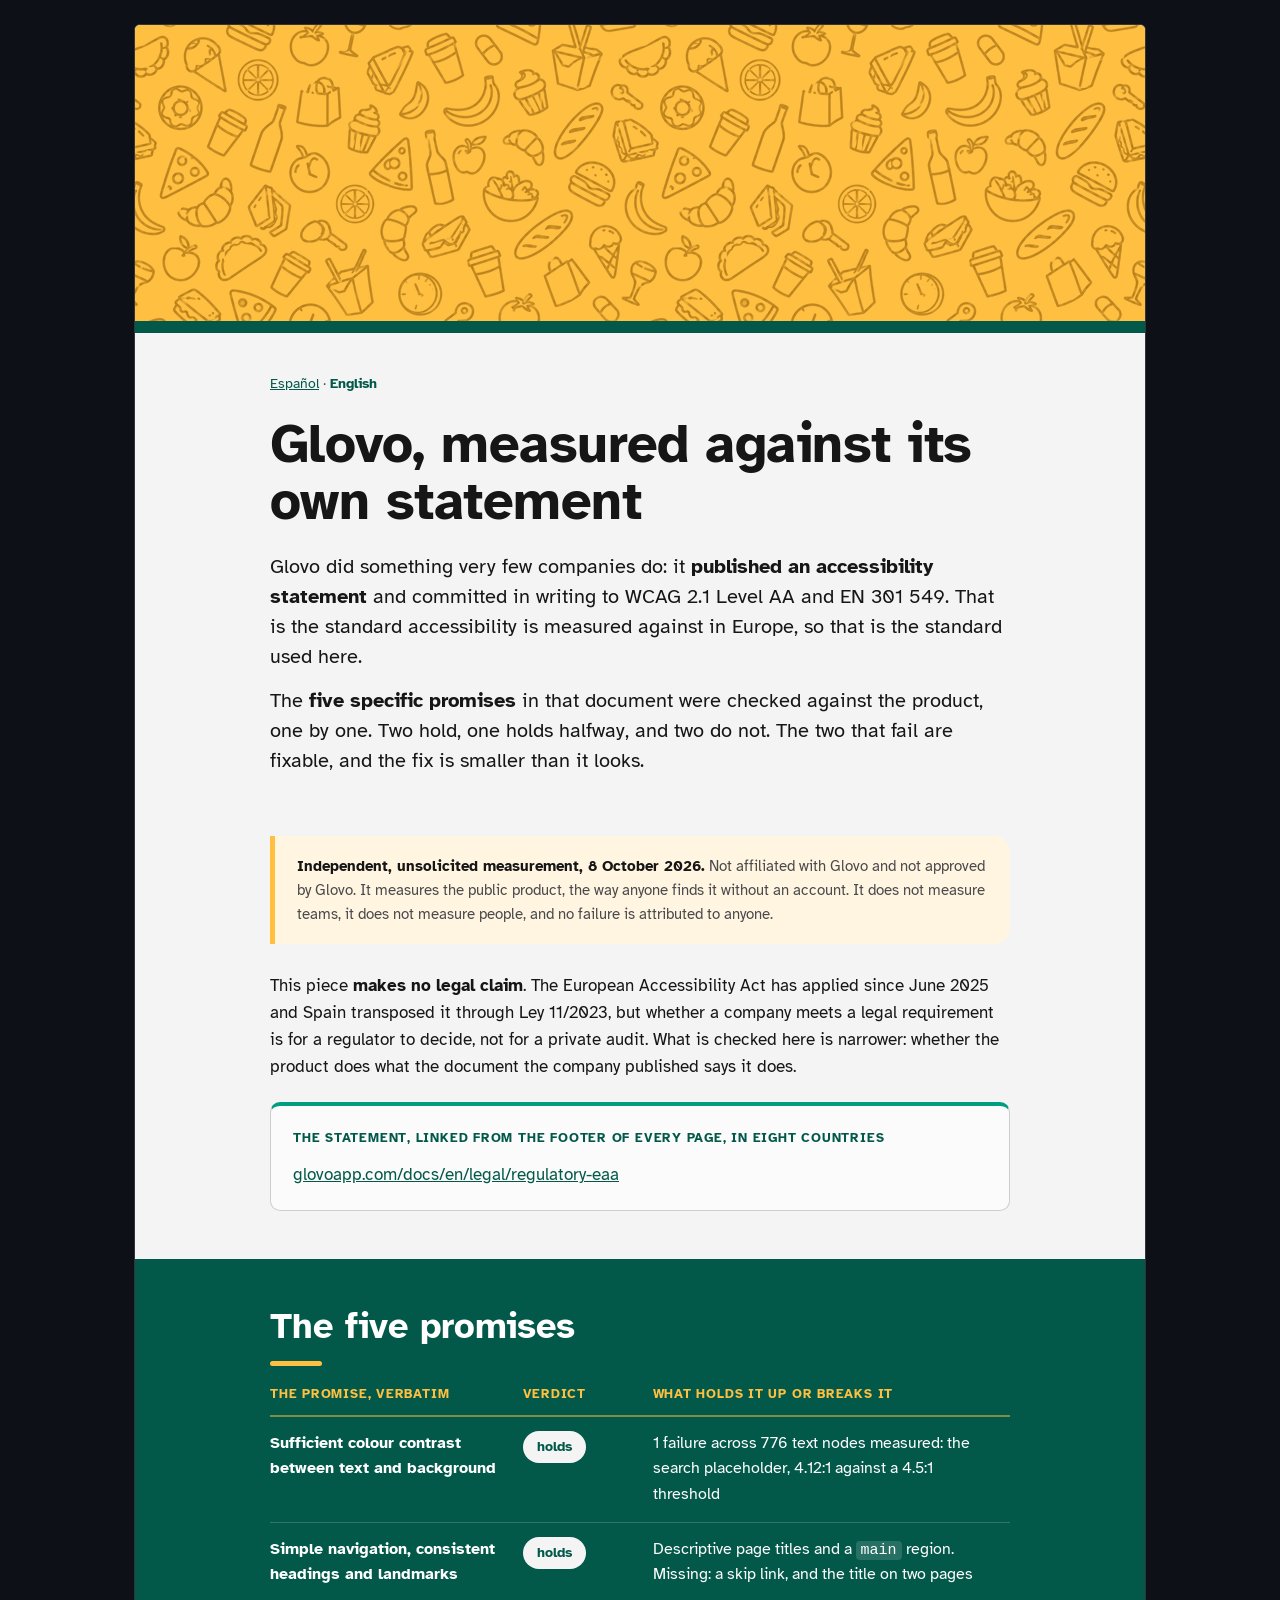
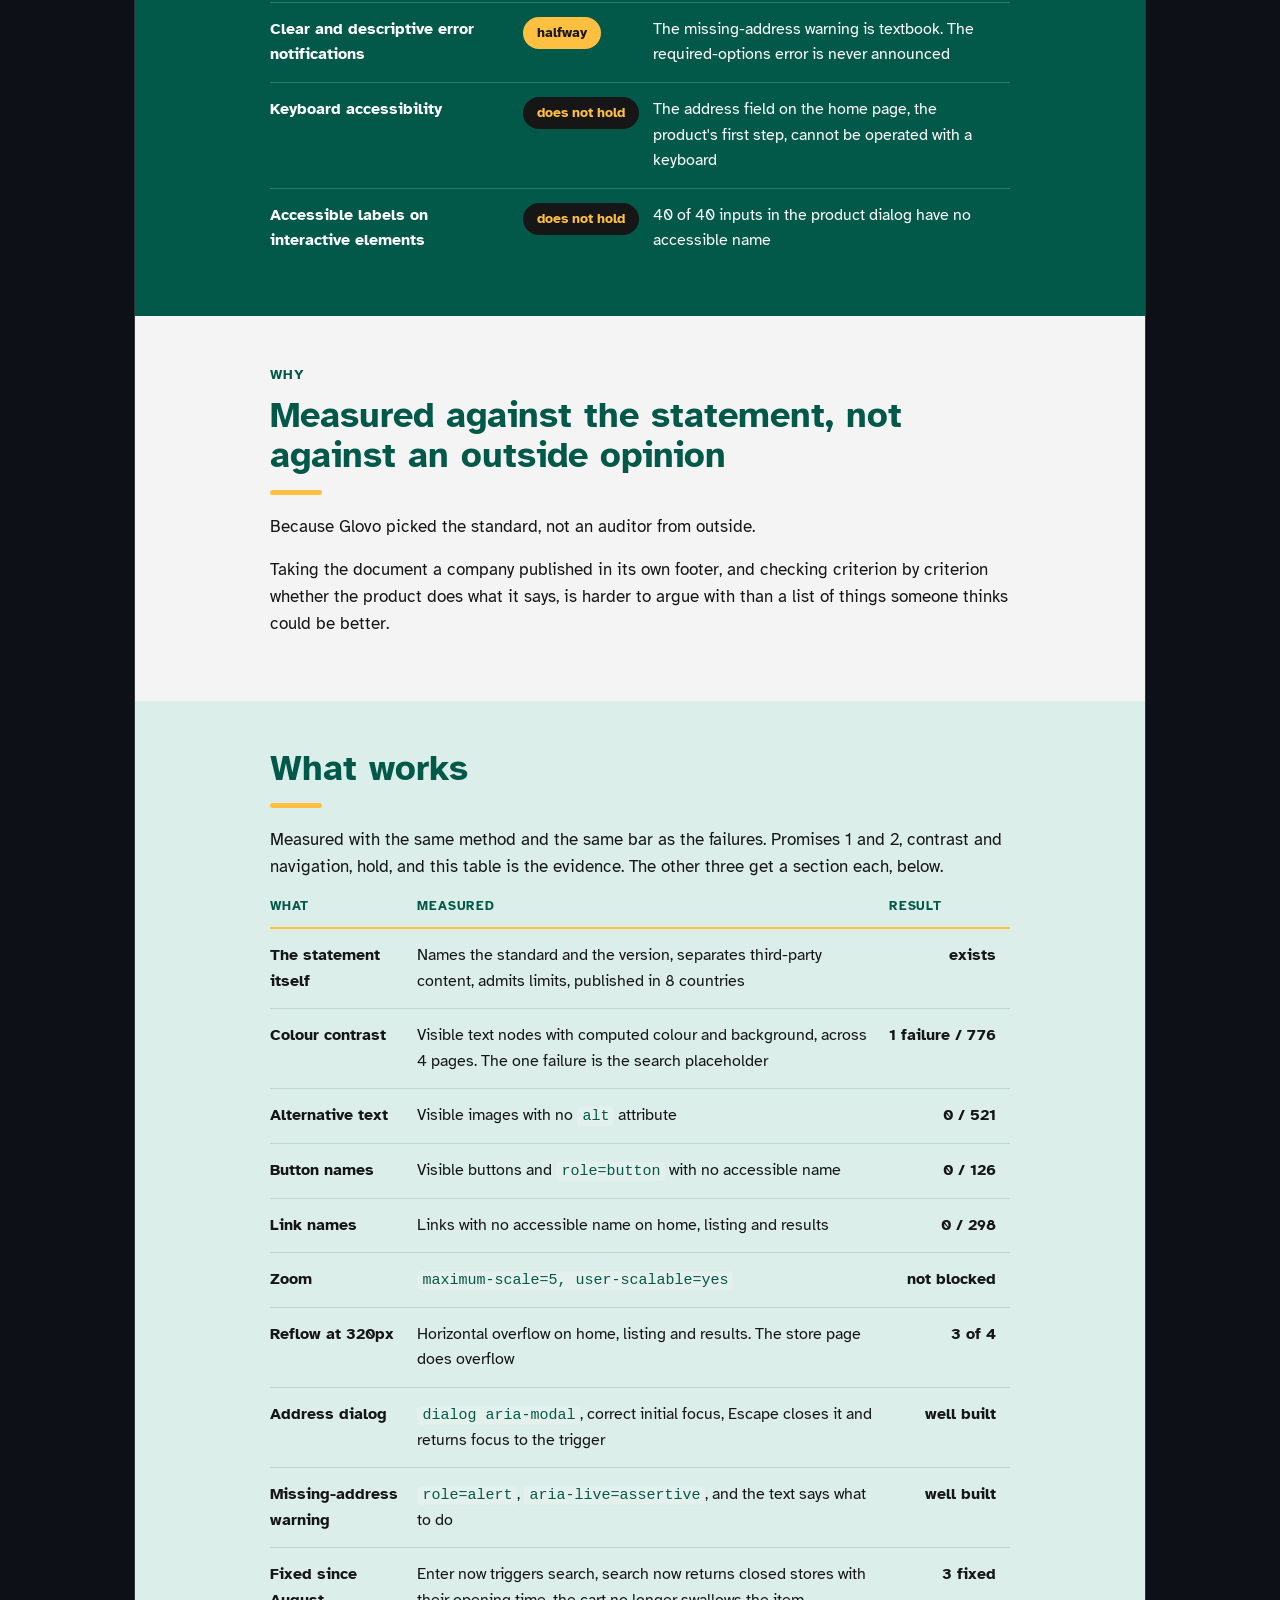
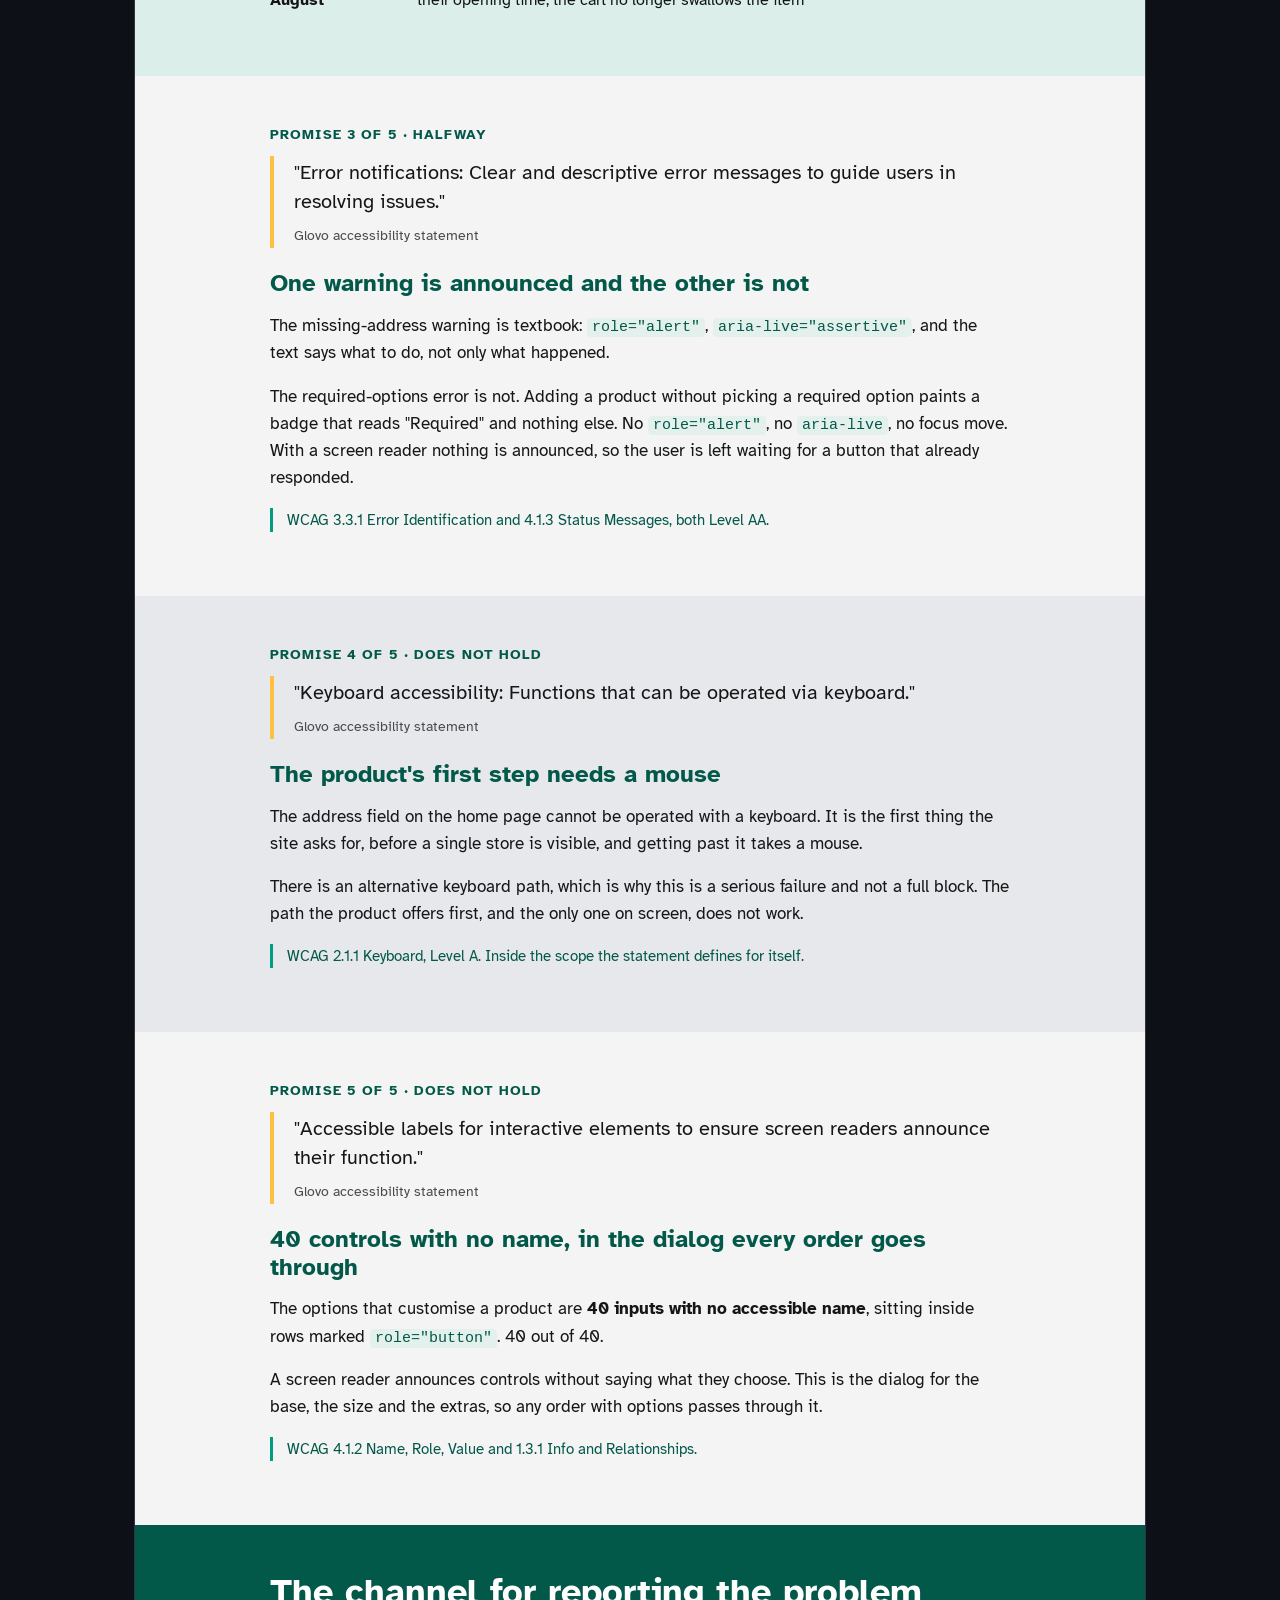
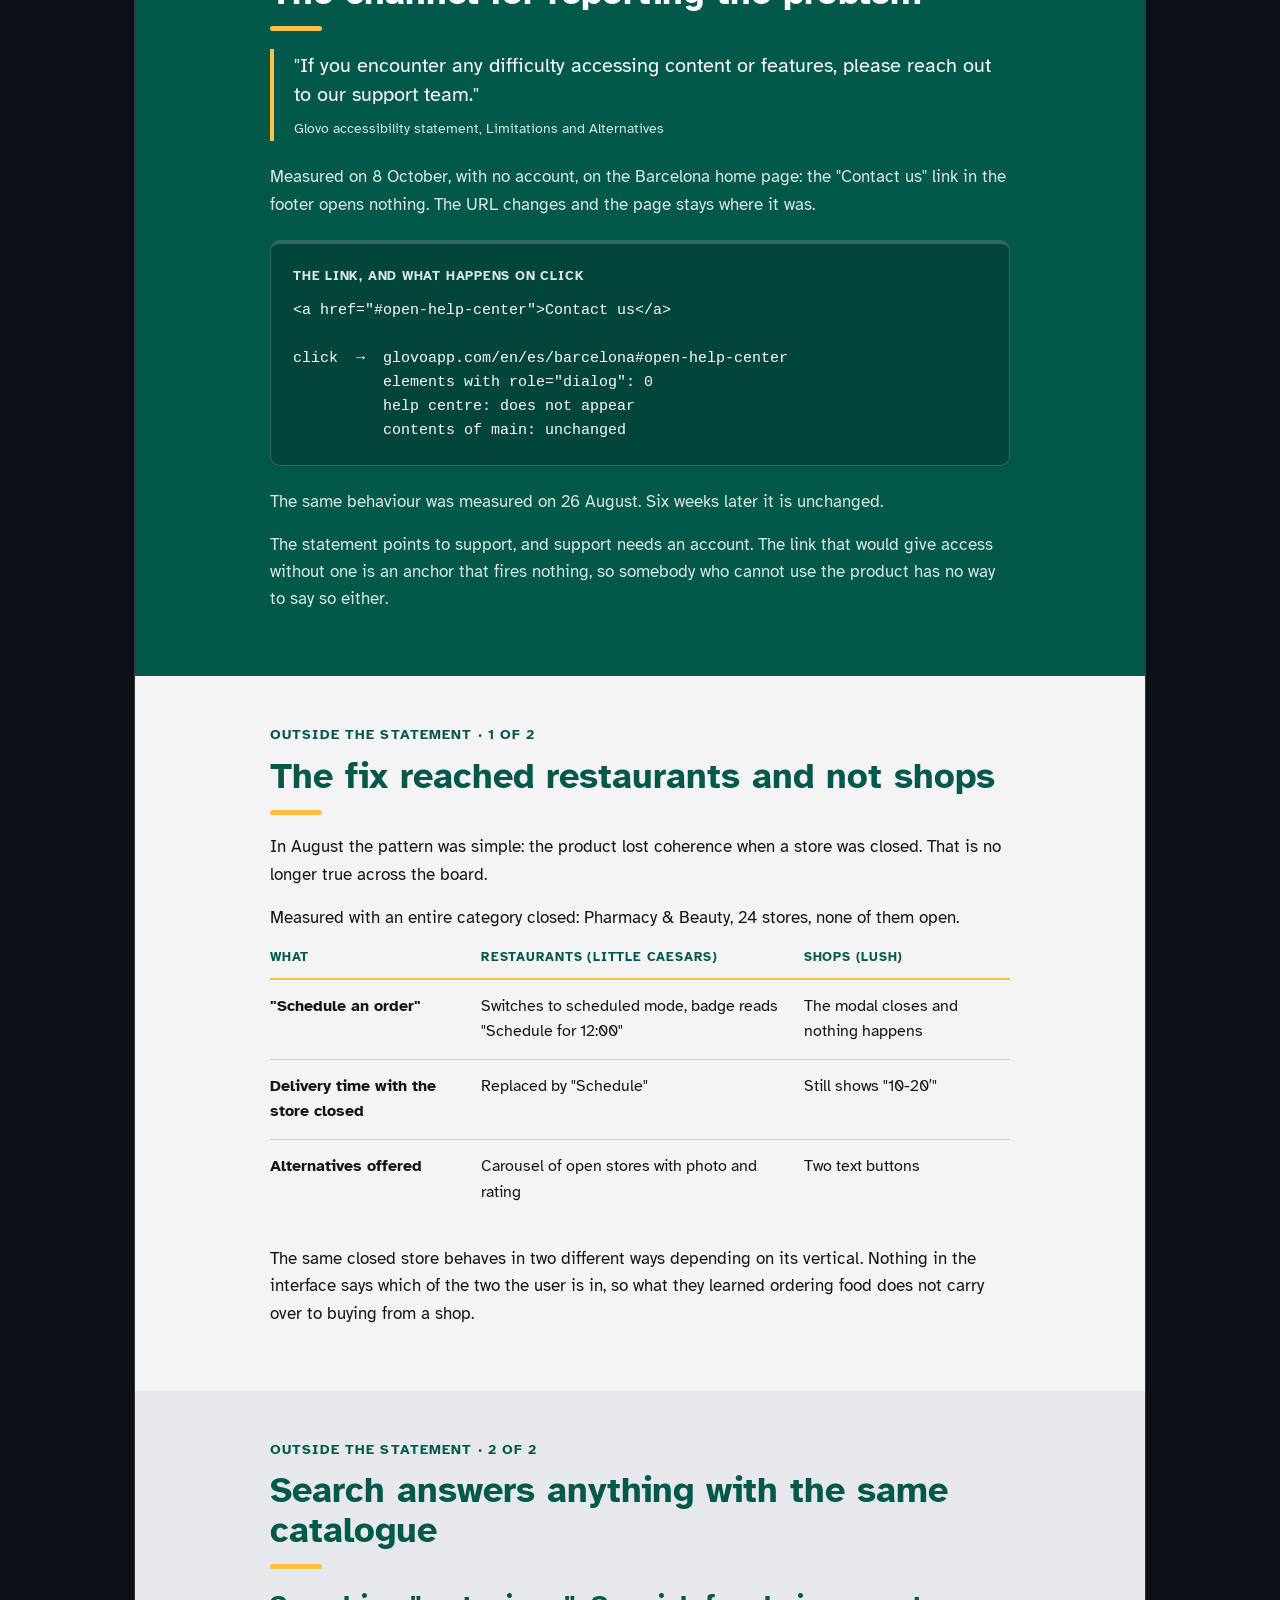
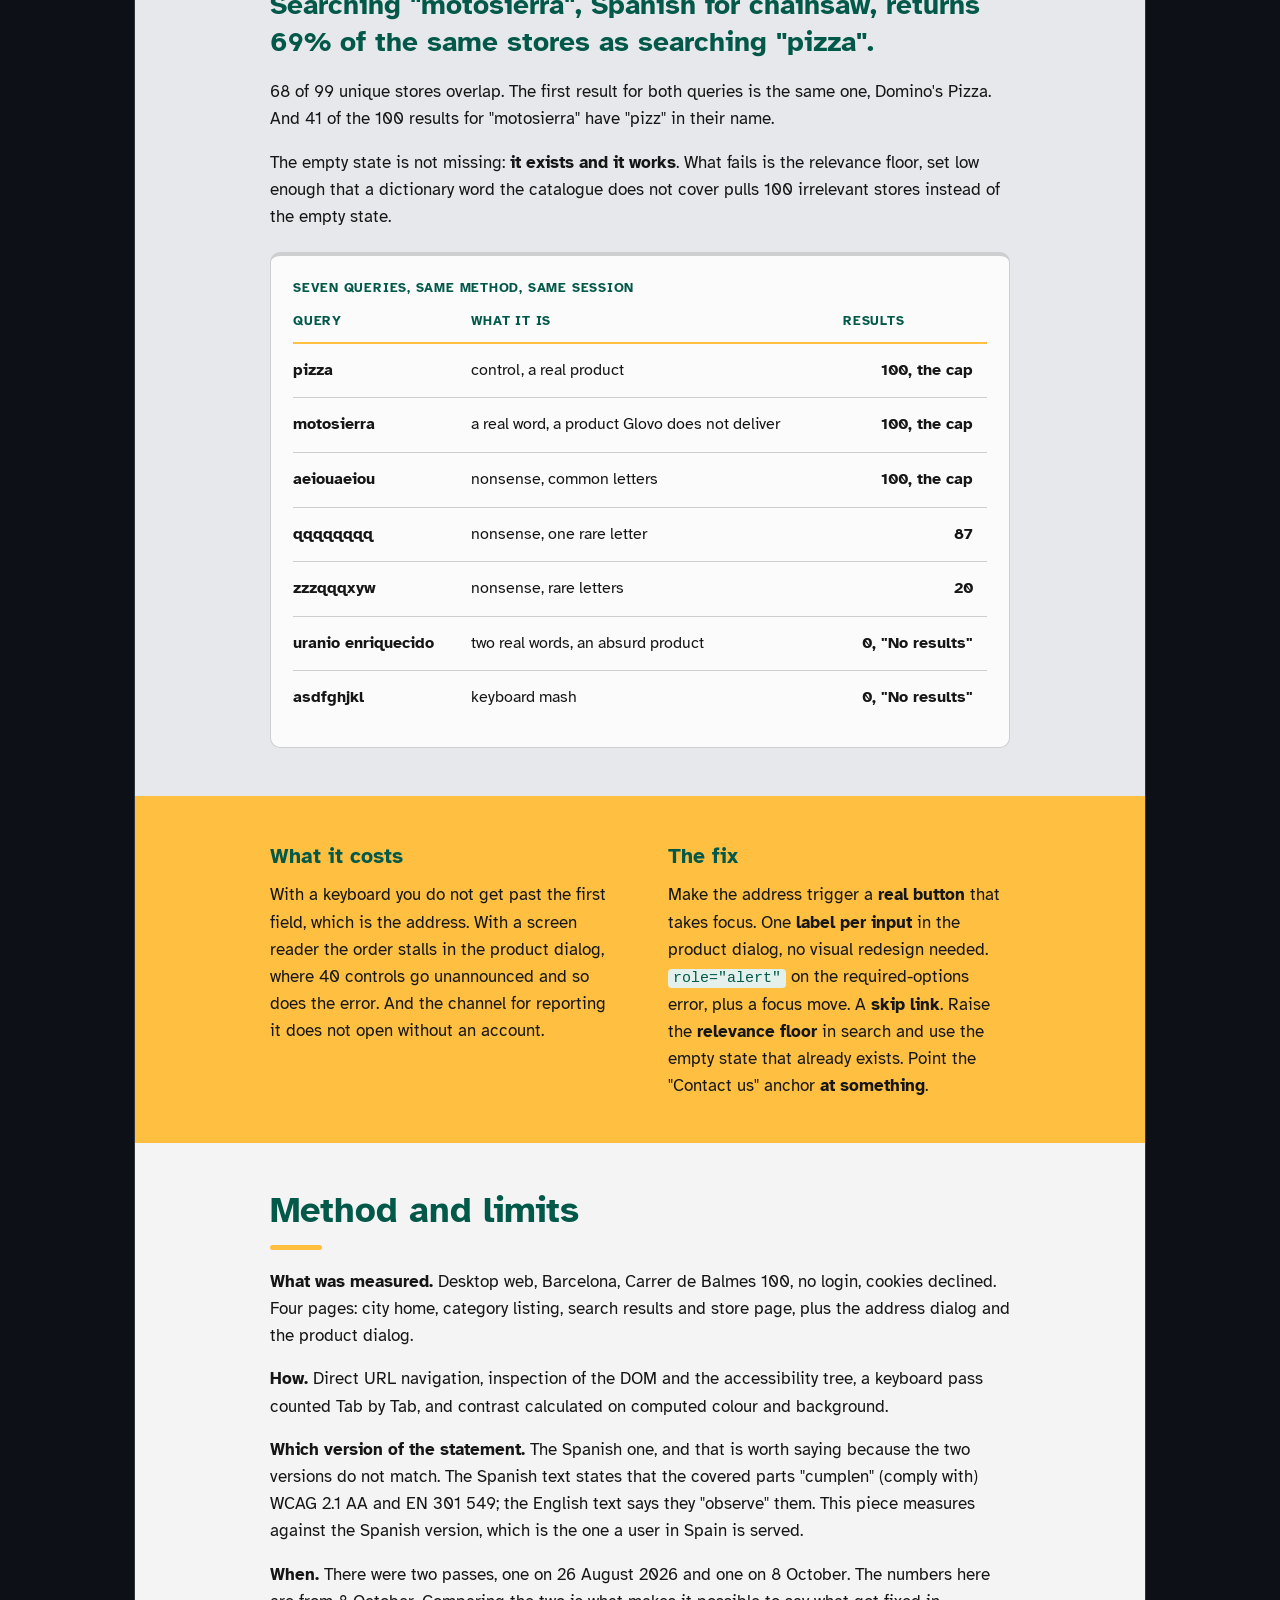
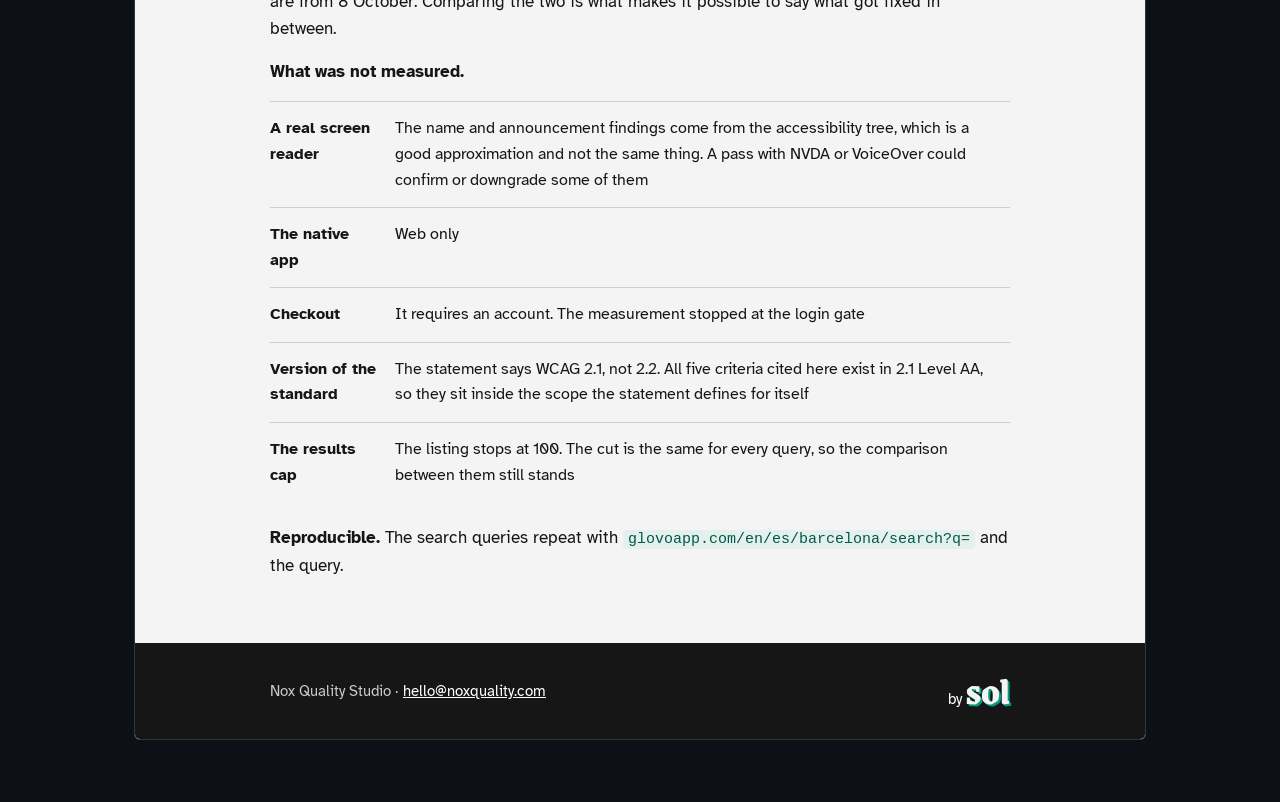
<file: report.html>
<!doctype html>
<html lang="en">
<head>
<meta charset="utf-8">
<meta name="viewport" content="width=device-width, initial-scale=1">
<title>Glovo, measured against its own accessibility statement · Nox Quality Studio</title>
<link rel="preconnect" href="https://fonts.googleapis.com">
<link rel="preconnect" href="https://fonts.gstatic.com" crossorigin>
<link href="https://fonts.googleapis.com/css2?family=Atkinson+Hyperlegible:ital,wght@0,400;0,700;1,400&display=swap" rel="stylesheet">
<link href="https://fonts.googleapis.com/css2?family=Grenze+Gotisch:wght@900&display=swap" rel="stylesheet">
<link rel="stylesheet" href="estilo.css">
</head>
<body>
<article class="hoja">

  <div class="membrete" aria-hidden="true"></div>

  <header><div class="pag portada">
      <p class="idioma"><a href="informe.html">Español</a> · <strong>English</strong></p>
      <h1>Glovo, measured against its own statement</h1>
      <p class="bajada">Glovo did something very few companies do: it <strong>published an accessibility statement</strong> and committed in writing to WCAG 2.1 Level AA and EN 301 549. That is the standard accessibility is measured against in Europe, so that is the standard used here.</p>
      <p class="bajada" style="margin-top:14px">The <strong>five specific promises</strong> in that document were checked against the product, one by one. Two hold, one holds halfway, and two do not. The two that fail are fixable, and the fix is smaller than it looks.</p>
  </div></header>

  <section><div class="pag">
    <p class="aviso"><strong>Independent, unsolicited measurement, 8 October 2026.</strong> Not affiliated with Glovo and not approved by Glovo. It measures the public product, the way anyone finds it without an account. It does not measure teams, it does not measure people, and no failure is attributed to anyone.</p>
    <p style="margin-top:28px">This piece <strong>makes no legal claim</strong>. The European Accessibility Act has applied since June 2025 and Spain transposed it through Ley 11/2023, but whether a company meets a legal requirement is for a regulator to decide, not for a private audit. What is checked here is narrower: whether the product does what the document the company published says it does.</p>
    <div class="evidencia">
      <p class="rotulo">The statement, linked from the footer of every page, in eight countries</p>
      <p><a href="https://glovoapp.com/docs/en/legal/regulatory-eaa/">glovoapp.com/docs/en/legal/regulatory-eaa</a></p>
    </div>
  </div></section>

  <section class="verde"><div class="pag">
    <h2>The five promises</h2>
    <table>
      <thead><tr><th>The promise, verbatim</th><th>Verdict</th><th>What holds it up or breaks it</th></tr></thead>
      <tbody>
        <tr><td>Sufficient colour contrast between text and background</td><td><span class="v v-si">holds</span></td><td>1 failure across 776 text nodes measured: the search placeholder, 4.12:1 against a 4.5:1 threshold</td></tr>
        <tr><td>Simple navigation, consistent headings and landmarks</td><td><span class="v v-si">holds</span></td><td>Descriptive page titles and a <code>main</code> region. Missing: a skip link, and the title on two pages</td></tr>
        <tr><td>Clear and descriptive error notifications</td><td><span class="v v-medio">halfway</span></td><td>The missing-address warning is textbook. The required-options error is never announced</td></tr>
        <tr><td>Keyboard accessibility</td><td><span class="v v-no">does not hold</span></td><td>The address field on the home page, the product's first step, cannot be operated with a keyboard</td></tr>
        <tr><td>Accessible labels on interactive elements</td><td><span class="v v-no">does not hold</span></td><td>40 of 40 inputs in the product dialog have no accessible name</td></tr>
      </tbody>
    </table>
  </div></section>

  <section><div class="pag">
    <p class="tipo">Why</p>
    <h2>Measured against the statement, not against an outside opinion</h2>
    <p>Because Glovo picked the standard, not an auditor from outside.</p>
    <p>Taking the document a company published in its own footer, and checking criterion by criterion whether the product does what it says, is harder to argue with than a list of things someone thinks could be better.</p>
  </div></section>

  <section class="menta"><div class="pag">
    <h2>What works</h2>
    <p>Measured with the same method and the same bar as the failures. Promises 1 and 2, contrast and navigation, hold, and this table is the evidence. The other three get a section each, below.</p>
    <table>
      <thead><tr><th>What</th><th>Measured</th><th>Result</th></tr></thead>
      <tbody>
        <tr><td>The statement itself</td><td>Names the standard and the version, separates third-party content, admits limits, published in 8 countries</td><td class="num">exists</td></tr>
        <tr><td>Colour contrast</td><td>Visible text nodes with computed colour and background, across 4 pages. The one failure is the search placeholder</td><td class="num">1 failure / 776</td></tr>
        <tr><td>Alternative text</td><td>Visible images with no <code>alt</code> attribute</td><td class="num">0 / 521</td></tr>
        <tr><td>Button names</td><td>Visible buttons and <code>role=button</code> with no accessible name</td><td class="num">0 / 126</td></tr>
        <tr><td>Link names</td><td>Links with no accessible name on home, listing and results</td><td class="num">0 / 298</td></tr>
        <tr><td>Zoom</td><td><code>maximum-scale=5, user-scalable=yes</code></td><td class="num">not blocked</td></tr>
        <tr><td>Reflow at 320px</td><td>Horizontal overflow on home, listing and results. The store page does overflow</td><td class="num">3 of 4</td></tr>
        <tr><td>Address dialog</td><td><code>dialog aria-modal</code>, correct initial focus, Escape closes it and returns focus to the trigger</td><td class="num">well built</td></tr>
        <tr><td>Missing-address warning</td><td><code>role=alert</code>, <code>aria-live=assertive</code>, and the text says what to do</td><td class="num">well built</td></tr>
        <tr><td>Fixed since August</td><td>Enter now triggers search, search now returns closed stores with their opening time, the cart no longer swallows the item</td><td class="num">3 fixed</td></tr>
      </tbody>
    </table>
  </div></section>

  <section><div class="pag">
    <p class="tipo">Promise 3 of 5 · halfway</p>
    <blockquote class="cita">"Error notifications: Clear and descriptive error messages to guide users in resolving issues."<cite>Glovo accessibility statement</cite></blockquote>
    <h3>One warning is announced and the other is not</h3>
    <p>The missing-address warning is textbook: <code>role="alert"</code>, <code>aria-live="assertive"</code>, and the text says what to do, not only what happened.</p>
    <p>The required-options error is not. Adding a product without picking a required option paints a badge that reads "Required" and nothing else. No <code>role="alert"</code>, no <code>aria-live</code>, no focus move. With a screen reader nothing is announced, so the user is left waiting for a button that already responded.</p>
    <p class="criterios">WCAG 3.3.1 Error Identification and 4.1.3 Status Messages, both Level AA.</p>
  </div></section>

  <section class="gris"><div class="pag">
    <p class="tipo">Promise 4 of 5 · does not hold</p>
    <blockquote class="cita">"Keyboard accessibility: Functions that can be operated via keyboard."<cite>Glovo accessibility statement</cite></blockquote>
    <h3>The product's first step needs a mouse</h3>
    <p>The address field on the home page cannot be operated with a keyboard. It is the first thing the site asks for, before a single store is visible, and getting past it takes a mouse.</p>
    <p>There is an alternative keyboard path, which is why this is a serious failure and not a full block. The path the product offers first, and the only one on screen, does not work.</p>
    <p class="criterios">WCAG 2.1.1 Keyboard, Level A. Inside the scope the statement defines for itself.</p>
  </div></section>

  <section><div class="pag">
    <p class="tipo">Promise 5 of 5 · does not hold</p>
    <blockquote class="cita">"Accessible labels for interactive elements to ensure screen readers announce their function."<cite>Glovo accessibility statement</cite></blockquote>
    <h3>40 controls with no name, in the dialog every order goes through</h3>
    <p>The options that customise a product are <strong>40 inputs with no accessible name</strong>, sitting inside rows marked <code>role="button"</code>. 40 out of 40.</p>
    <p>A screen reader announces controls without saying what they choose. This is the dialog for the base, the size and the extras, so any order with options passes through it.</p>
    <p class="criterios">WCAG 4.1.2 Name, Role, Value and 1.3.1 Info and Relationships.</p>
  </div></section>

  <section class="verde"><div class="pag">
    <h2>The channel for reporting the problem</h2>
    <blockquote class="cita">"If you encounter any difficulty accessing content or features, please reach out to our support team."<cite>Glovo accessibility statement, Limitations and Alternatives</cite></blockquote>
    <p>Measured on 8 October, with no account, on the Barcelona home page: the "Contact us" link in the footer opens nothing. The URL changes and the page stays where it was.</p>
    <div class="evidencia">
      <p class="rotulo">The link, and what happens on click</p>
<pre>&lt;a href="#open-help-center"&gt;Contact us&lt;/a&gt;

click  →  glovoapp.com/en/es/barcelona#open-help-center
          elements with role="dialog": 0
          help centre: does not appear
          contents of main: unchanged</pre>
    </div>
    <p style="margin-top:22px">The same behaviour was measured on 26 August. Six weeks later it is unchanged.</p>
    <p>The statement points to support, and support needs an account. The link that would give access without one is an anchor that fires nothing, so somebody who cannot use the product has no way to say so either.</p>
  </div></section>

  <section><div class="pag">
    <p class="tipo">Outside the statement · 1 of 2</p>
    <h2>The fix reached restaurants and not shops</h2>
    <p>In August the pattern was simple: the product lost coherence when a store was closed. That is no longer true across the board.</p>
    <p>Measured with an entire category closed: Pharmacy &amp; Beauty, 24 stores, none of them open.</p>
    <table>
      <thead><tr><th>What</th><th>Restaurants (Little Caesars)</th><th>Shops (LUSH)</th></tr></thead>
      <tbody>
        <tr><td>"Schedule an order"</td><td>Switches to scheduled mode, badge reads "Schedule for 12:00"</td><td>The modal closes and nothing happens</td></tr>
        <tr><td>Delivery time with the store closed</td><td>Replaced by "Schedule"</td><td>Still shows "10-20′"</td></tr>
        <tr><td>Alternatives offered</td><td>Carousel of open stores with photo and rating</td><td>Two text buttons</td></tr>
      </tbody>
    </table>
    <p style="margin-top:26px">The same closed store behaves in two different ways depending on its vertical. Nothing in the interface says which of the two the user is in, so what they learned ordering food does not carry over to buying from a shop.</p>
  </div></section>

  <section class="gris"><div class="pag">
    <p class="tipo">Outside the statement · 2 of 2</p>
    <h2>Search answers anything with the same catalogue</h2>
    <p class="titular">Searching "motosierra", Spanish for chainsaw, returns 69% of the same stores as searching "pizza".</p>
    <p>68 of 99 unique stores overlap. The first result for both queries is the same one, Domino's Pizza. And 41 of the 100 results for "motosierra" have "pizz" in their name.</p>
    <p>The empty state is not missing: <strong>it exists and it works</strong>. What fails is the relevance floor, set low enough that a dictionary word the catalogue does not cover pulls 100 irrelevant stores instead of the empty state.</p>
    <div class="evidencia">
      <p class="rotulo">Seven queries, same method, same session</p>
      <table style="font-size:16px">
        <thead><tr><th>Query</th><th>What it is</th><th>Results</th></tr></thead>
        <tbody>
          <tr><td>pizza</td><td>control, a real product</td><td class="num">100, the cap</td></tr>
          <tr><td>motosierra</td><td>a real word, a product Glovo does not deliver</td><td class="num">100, the cap</td></tr>
          <tr><td>aeiouaeiou</td><td>nonsense, common letters</td><td class="num">100, the cap</td></tr>
          <tr><td>qqqqqqqq</td><td>nonsense, one rare letter</td><td class="num">87</td></tr>
          <tr><td>zzzqqqxyw</td><td>nonsense, rare letters</td><td class="num">20</td></tr>
          <tr><td>uranio enriquecido</td><td>two real words, an absurd product</td><td class="num">0, "No results"</td></tr>
          <tr><td>asdfghjkl</td><td>keyboard mash</td><td class="num">0, "No results"</td></tr>
        </tbody>
      </table>
    </div>
  </div></section>

  <section class="accion"><dl class="pag">
    <div><dt>What it costs</dt><dd>With a keyboard you do not get past the first field, which is the address. With a screen reader the order stalls in the product dialog, where 40 controls go unannounced and so does the error. And the channel for reporting it does not open without an account.</dd></div>
    <div><dt>The fix</dt><dd>Make the address trigger a <strong>real button</strong> that takes focus. One <strong>label per input</strong> in the product dialog, no visual redesign needed. <strong><code>role="alert"</code></strong> on the required-options error, plus a focus move. A <strong>skip link</strong>. Raise the <strong>relevance floor</strong> in search and use the empty state that already exists. Point the "Contact us" anchor <strong>at something</strong>.</dd></div>
  </dl></section>

  <section><div class="pag">
    <h2>Method and limits</h2>
    <p><strong>What was measured.</strong> Desktop web, Barcelona, Carrer de Balmes 100, no login, cookies declined. Four pages: city home, category listing, search results and store page, plus the address dialog and the product dialog.</p>
    <p><strong>How.</strong> Direct URL navigation, inspection of the DOM and the accessibility tree, a keyboard pass counted Tab by Tab, and contrast calculated on computed colour and background.</p>
    <p><strong>Which version of the statement.</strong> The Spanish one, and that is worth saying because the two versions do not match. The Spanish text states that the covered parts "cumplen" (comply with) WCAG 2.1 AA and EN 301 549; the English text says they "observe" them. This piece measures against the Spanish version, which is the one a user in Spain is served.</p>
    <p><strong>When.</strong> There were two passes, one on 26 August 2026 and one on 8 October. The numbers here are from 8 October. Comparing the two is what makes it possible to say what got fixed in between.</p>
    <p><strong>What was not measured.</strong></p>
    <table>
      <tbody>
        <tr><td>A real screen reader</td><td>The name and announcement findings come from the accessibility tree, which is a good approximation and not the same thing. A pass with NVDA or VoiceOver could confirm or downgrade some of them</td></tr>
        <tr><td>The native app</td><td>Web only</td></tr>
        <tr><td>Checkout</td><td>It requires an account. The measurement stopped at the login gate</td></tr>
        <tr><td>Version of the standard</td><td>The statement says WCAG 2.1, not 2.2. All five criteria cited here exist in 2.1 Level AA, so they sit inside the scope the statement defines for itself</td></tr>
        <tr><td>The results cap</td><td>The listing stops at 100. The cut is the same for every query, so the comparison between them still stands</td></tr>
      </tbody>
    </table>
    <p style="margin-top:22px"><strong>Reproducible.</strong> The search queries repeat with <code>glovoapp.com/en/es/barcelona/search?q=</code> and the query.</p>
  </div></section>

  <footer class="pie"><div class="pag">
    <span><a class="discreto" href="https://noxquality.com">Nox Quality Studio</a> · <a href="mailto:hello@noxquality.com">hello@noxquality.com</a></span>
    <span class="firma">
      <a class="by firma-link" href="https://github.com/missyeahhh">by<span class="sol">sol</span></a>
    </span>
  </div></footer>

</article>
</body>
</html>
</file>
<file: estilo.css>
:root{
  --tinta:#161617;
  --verde:#035949;
  --verde-vivo:#009e81;
  --mint:#dceee9;
  --papel:#f4f4f5;
  --papel-hondo:#e7e8eb;
  --amarillo:#ffc042;
  --borde:#cdced0;
  --mesa:#0d2e27;
  --tinta-suave:#4a4a4d;
  --sobre-verde:#d8e6e2;
  --menta-suave:#e3f0ec;
  --crema:#fff5e0;
}
*{box-sizing:border-box;margin:0;padding:0}
/* Medidas de GitHub en claro: columna de 1012px, borde #d1d9e0, radio 6px.
   Estándar de Nox para toda documentación pública alojada en GitHub. */
body{background:#0d1117;padding:24px 16px 64px;
     font:17px/1.6 "Atkinson Hyperlegible",Helvetica,Arial,sans-serif;color:var(--tinta)}
.hoja{max-width:1012px;margin:0 auto;background:var(--papel);border:1px solid #30363d;border-radius:6px;overflow:hidden}
/* Una sola medida para todo el contenido: 740px, centrada.
   Ningun bloque define su propio ancho, para que no queden bordes desparejos. */
.pag{max-width:836px;margin:0 auto;padding:48px}
a{color:var(--verde)}

/* portada: banda amarilla con el borde inferior curvo */
/* Alto fijo del membrete en el sistema de Nox: 308px, borde incluido. */
.membrete{height:308px;background:var(--amarillo) url("textura-glovo.png") repeat center;
           background-size:502px auto;border-bottom:12px solid var(--verde)}
.portada{padding-top:40px;padding-bottom:12px}
.idioma{font-size:14px;color:var(--tinta-suave);margin-bottom:22px}
.idioma strong{color:var(--verde)}
.idioma a{color:var(--verde)}
h1{font-size:clamp(34px,5.2vw,54px);line-height:1.04;margin-bottom:22px;letter-spacing:-.01em}
.bajada{font-size:20px;line-height:1.5}
.bajada strong{font-weight:700}
.aviso{color:var(--tinta-suave);font-size:15px;background:var(--crema);
       border-left:5px solid var(--amarillo);border-radius:0 16px 16px 0;padding:18px 22px}
.aviso strong{color:var(--tinta)}

h2{font-size:clamp(26px,3.6vw,36px);line-height:1.1;margin-bottom:18px;color:var(--verde)}
h2::after{content:"";display:block;width:52px;height:5px;border-radius:999px;background:var(--amarillo);margin-top:14px}
.verde h2::after{background:var(--amarillo)}
.accion h2::after{background:var(--verde)}
h3{font-size:24px;line-height:1.15;margin:0 0 14px;color:var(--verde)}
.tipo{font-size:14px;letter-spacing:.08em;text-transform:uppercase;color:var(--verde);font-weight:700;margin-bottom:10px}
section p{margin-bottom:16px}
.verde{background:var(--verde);color:#fff}
.verde h2,.verde h3{color:#fff}
.verde p{color:var(--sobre-verde)}
.verde a{color:var(--amarillo)}
.verde .tipo{color:var(--sobre-verde)}
.menta{background:var(--mint)}
.gris{background:var(--papel-hondo)}
code{font:15px/1.5 ui-monospace,"SF Mono",Menlo,monospace;background:var(--menta-suave);color:var(--verde);padding:1px 5px;border-radius:4px}
.verde code{background:rgba(255,255,255,.14);color:#fff}

table{width:100%;border-collapse:collapse;font-size:16px}
th{text-align:left;font-size:13px;letter-spacing:.06em;text-transform:uppercase;color:var(--verde);padding:0 14px 10px 0;font-weight:700;border-bottom:2px solid var(--amarillo)}
.verde th{color:var(--amarillo);border-bottom-color:rgba(255,192,66,.5)}
td{padding:14px 14px 14px 0;vertical-align:top;border-top:1px solid var(--borde)}
.verde td{border-top:1px solid rgba(255,255,255,.18)}
.menta td{border-top:1px solid #bcd8d1}
td:first-child{font-weight:700}
.num{white-space:nowrap;text-align:right;font-weight:700}

/* píldoras, la forma de su web */
.v{font-size:14px;font-weight:700;white-space:nowrap;padding:5px 14px;border-radius:999px;display:inline-block}
.v-si{background:var(--verde);color:#fff}
.v-medio{background:var(--amarillo);color:var(--tinta)}
.v-no{background:var(--tinta);color:var(--amarillo)}
.verde .v-si{background:var(--papel);color:var(--verde)}

.cita{border-left:4px solid var(--amarillo);padding:2px 0 2px 20px;margin:0 0 22px;
      font-size:20px;line-height:1.45}
.cita cite{display:block;margin-top:10px;font-size:14px;font-style:normal;color:var(--tinta-suave)}
.verde .cita cite{color:var(--sobre-verde)}
.criterios{font-size:15px;color:var(--verde);margin-top:14px;border-left:3px solid var(--verde-vivo);padding-left:14px}

.evidencia{background:#fbfbfc;border:1px solid var(--borde);border-top:4px solid var(--verde-vivo);padding:22px;margin-top:22px;border-radius:10px}
.verde .evidencia{background:#02453a;border-color:rgba(255,255,255,.18)}
.gris .evidencia,.menta .evidencia{background:#fbfbfc;border-color:var(--borde)}
.evidencia .rotulo{font-size:13px;letter-spacing:.06em;text-transform:uppercase;color:var(--verde);font-weight:700;margin-bottom:12px}
.verde .evidencia .rotulo{color:var(--sobre-verde)}
.evidencia pre{font:15px/1.6 ui-monospace,"SF Mono",Menlo,monospace;white-space:pre-wrap;overflow-wrap:anywhere}
.evidencia p{margin:0;max-width:none}
.verde .evidencia pre{color:#fff}

.accion{background:var(--amarillo);color:var(--tinta)}
.accion .pag{padding-top:44px;padding-bottom:44px;display:grid;grid-template-columns:1fr 1fr;gap:28px 56px}
.accion dt{font-size:21px;font-weight:700;margin-bottom:8px;color:var(--verde)}
.accion dd{}
.titular{font-size:clamp(22px,3vw,28px);line-height:1.3;font-weight:700;margin-bottom:18px;color:var(--verde)}

.pie{background:var(--tinta);color:#c9c9cc;font-size:15px}
.pie .pag{padding-top:28px;padding-bottom:28px;display:flex;justify-content:space-between;align-items:center;gap:16px;flex-wrap:wrap}
.pie a{color:#fff}
.firma{display:flex;flex-direction:column;align-items:flex-end;gap:6px;text-align:right}
.by{font-size:15px;white-space:nowrap}
.by .sol{font:900 38px/1 "Grenze Gotisch",serif;color:var(--papel);text-shadow:2px 2px 0 var(--verde-vivo);margin-left:4px}
.firma-link,.pie a.discreto{color:inherit;text-decoration:none}
.firma-link:hover .sol{text-shadow:2px 2px 0 var(--amarillo)}
.pie a.discreto:hover{text-decoration:underline}
a:focus-visible{outline:3px solid var(--amarillo);outline-offset:2px}

@media (max-width:640px){
  body{padding:0}
  .hoja{border-radius:0}
  .pag{padding:40px 18px}
  .accion .pag{grid-template-columns:1fr}
  table,thead,tbody,tr,td{display:block}
  thead{display:none}
  td{border-top:0;padding:3px 0}
  .num{text-align:left}
  tr{border-top:1px solid var(--borde);padding:14px 0}
  .verde tr{border-top:1px solid rgba(255,255,255,.18)}
  .firma{align-items:flex-start;text-align:left}
}
</file>
